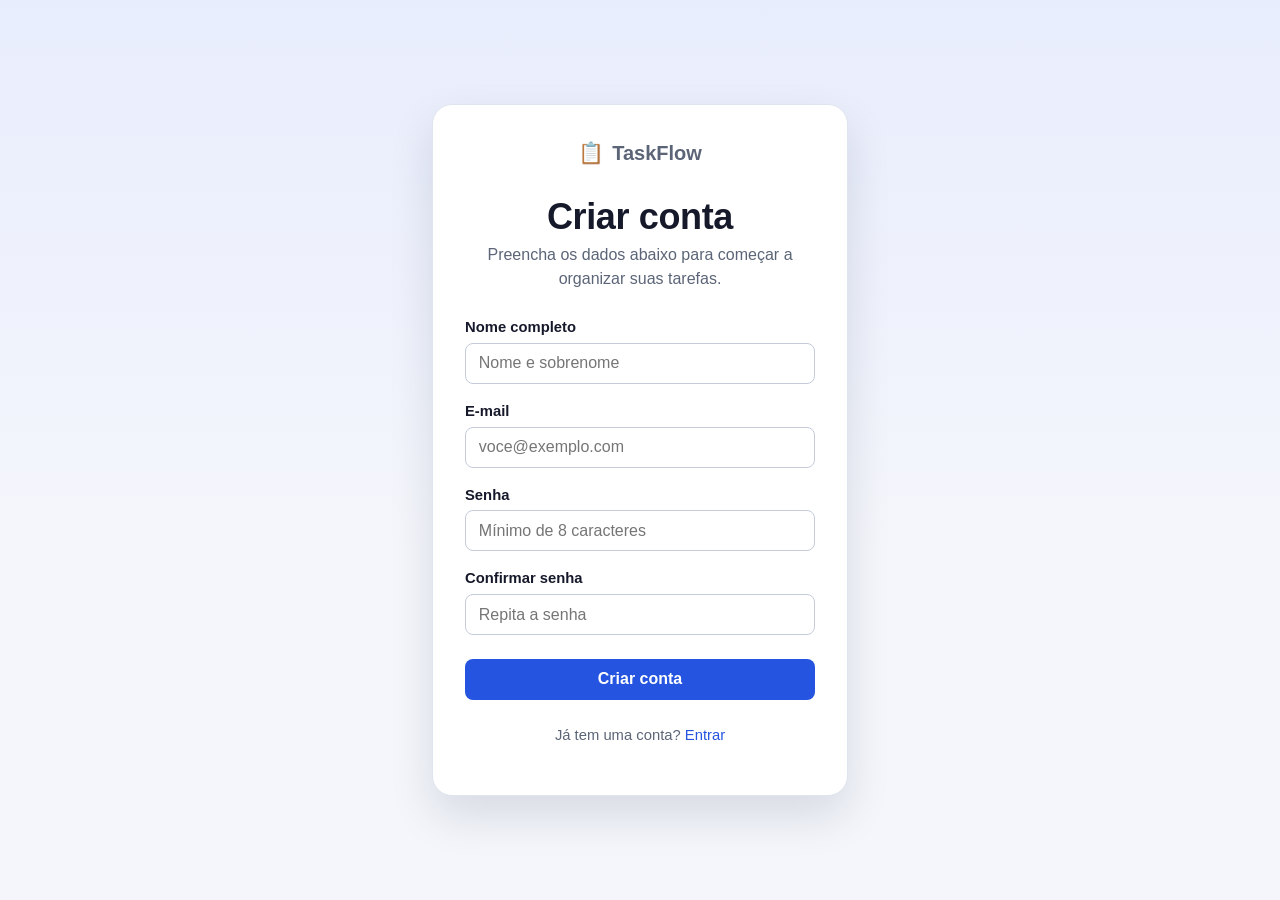
<file: index.html>
<!DOCTYPE html>
<html lang="pt-BR">
<head>
  <meta charset="UTF-8" />
  <meta name="viewport" content="width=device-width, initial-scale=1.0" />
  <title>Criar conta — TaskFlow</title>
  <meta name="description" content="Crie sua conta no TaskFlow, o sistema gerenciador de tarefas." />
  <link rel="stylesheet" href="Estilos/stylesBase.css" />
</head>
<body class="auth-page">
  <a class="skip-link" href="#conteudo-principal">Pular para o conteúdo</a>

  <main id="conteudo-principal" tabindex="-1" class="auth-shell">
    <div class="auth-card">
      <p class="auth-brand" aria-hidden="true"><span class="logo-mark">📋</span> TaskFlow</p>

      <h1>Criar conta</h1>
      <p class="auth-subtitle">Preencha os dados abaixo para começar a organizar suas tarefas.</p>

      <form id="formCadastro" class="form" novalidate>
        <div class="field">
          <label for="nome">Nome completo</label>
          <input id="nome" name="nome" type="text" autocomplete="name" required aria-required="true" minlength="5" pattern="\S+(\s+\S+)+" placeholder="Nome e sobrenome" />
          <span class="field-error">Informe nome e sobrenome, com pelo menos 5 caracteres no total.</span>
        </div>

        <div class="field">
          <label for="email">E-mail</label>
          <input id="email" name="email" type="email" autocomplete="email" required aria-required="true" pattern="[^\s@]+@[^\s@]+\.com(\.br)?" placeholder="voce@exemplo.com" />
          <span class="field-error">Informe um e-mail válido, no formato nome@dominio.com (ou .com.br).</span>
        </div>

        <div class="field">
          <label for="senha">Senha</label>
          <input id="senha" name="senha" type="password" autocomplete="new-password" required aria-required="true" minlength="8" placeholder="Mínimo de 8 caracteres" />
          <span class="field-error">A senha deve ter pelo menos 8 caracteres.</span>
        </div>

        <div class="field">
          <label for="confirmarSenha">Confirmar senha</label>
          <input id="confirmarSenha" name="confirmarSenha" type="password" autocomplete="new-password" required aria-required="true" minlength="8" placeholder="Repita a senha" />
          <span class="field-error">As senhas devem coincidir.</span>
        </div>

        <div id="cadastroStatus" class="form-status" role="status" aria-live="polite"></div>

        <div class="form-actions">
          <button type="submit" class="btn btn-primary btn-block">Criar conta</button>
        </div>
      </form>

      <p class="auth-switch">Já tem uma conta? <a href="login.html">Entrar</a></p>
    </div>
  </main>

  <script src="Scripts/app.js" defer></script>
</body>
</html>
</file>
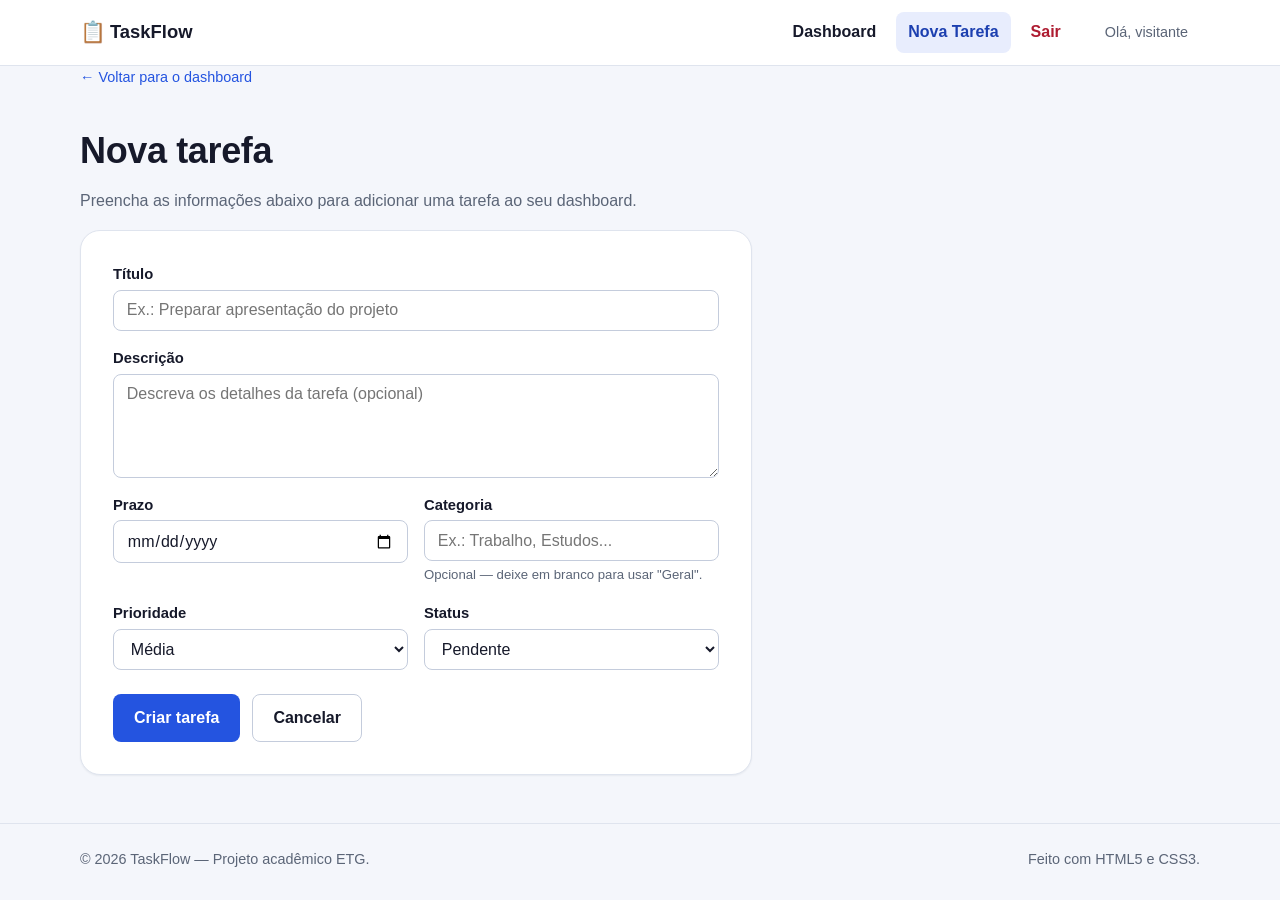
<file: criarTarefa.html>
<!DOCTYPE html>
<html lang="pt-BR">
<head>
  <meta charset="UTF-8" />
  <meta name="viewport" content="width=device-width, initial-scale=1.0" />
  <title>Nova Tarefa — TaskFlow</title>
  <meta name="description" content="Crie uma nova tarefa informando título, descrição, prazo, prioridade e status." />
  <link rel="stylesheet" href="Estilos/stylesBase.css" />
</head>
<body>
  <a class="skip-link" href="#conteudo-principal">Pular para o conteúdo</a>

  <header class="site-header">
    <div class="container header-inner">
      <a class="logo" href="dashboardTarefas.html"><span class="logo-mark" aria-hidden="true">📋</span> TaskFlow</a>

      <button type="button" class="nav-toggle" id="navToggle" aria-expanded="false" aria-controls="navMenu">
        <span class="nav-toggle-icon" aria-hidden="true"></span>
        Menu
      </button>

      <nav class="nav-menu" id="navMenu" data-open="false" aria-label="Navegação principal">
        <a href="dashboardTarefas.html" class="nav-link">Dashboard</a>
        <a href="criarTarefa.html" class="nav-link" aria-current="page">Nova Tarefa</a>
        <span class="nav-user" id="navUserName">Olá, visitante</span>
        <a href="login.html" id="logoutBtn" class="nav-link nav-link--exit">Sair</a>
      </nav>
    </div>
  </header>

  <main id="conteudo-principal" tabindex="-1">
    <div class="container">
      <p class="breadcrumb"><a href="dashboardTarefas.html">← Voltar para o dashboard</a></p>

      <div class="page-header">
        <div>
          <h1>Nova tarefa</h1>
          <p>Preencha as informações abaixo para adicionar uma tarefa ao seu dashboard.</p>
        </div>
      </div>

      <section class="form-card" aria-labelledby="tituloFormCriar">
        <h2 id="tituloFormCriar" class="visually-hidden">Formulário de nova tarefa</h2>

        <form id="formCriarTarefa" class="form" novalidate>
          <div class="field">
            <label for="titulo">Título</label>
            <input id="titulo" name="titulo" type="text" required aria-required="true" minlength="5" placeholder="Ex.: Preparar apresentação do projeto" />
            <span class="field-error">Informe um título com pelo menos 5 caracteres.</span>
          </div>

          <div class="field">
            <label for="descricao">Descrição</label>
            <textarea id="descricao" name="descricao" minlength="3" placeholder="Descreva os detalhes da tarefa (opcional)"></textarea>
            <span class="field-error">Se preenchida, a descrição deve ter pelo menos 3 caracteres.</span>
          </div>

          <div class="form-row form-row--2">
            <div class="field">
              <label for="prazo">Prazo</label>
              <input id="prazo" name="prazo" type="date" required aria-required="true" />
              <span class="field-error">Selecione uma data de prazo.</span>
            </div>

            <div class="field">
              <label for="categoria">Categoria</label>
              <input id="categoria" name="categoria" type="text" list="listaCategorias" placeholder="Ex.: Trabalho, Estudos..." />
              <datalist id="listaCategorias">
                <option value="Trabalho"></option>
                <option value="Estudos"></option>
                <option value="Pessoal"></option>
                <option value="Design"></option>
                <option value="Front-end"></option>
              </datalist>
              <span class="hint">Opcional — deixe em branco para usar "Geral".</span>
            </div>
          </div>

          <div class="form-row form-row--2">
            <div class="field">
              <label for="prioridade">Prioridade</label>
              <select id="prioridade" name="prioridade" required aria-required="true">
                <option value="baixa">Baixa</option>
                <option value="media" selected>Média</option>
                <option value="alta">Alta</option>
              </select>
            </div>

            <div class="field">
              <label for="status">Status</label>
              <select id="status" name="status" required aria-required="true">
                <option value="pendente" selected>Pendente</option>
                <option value="andamento">Em andamento</option>
                <option value="concluida">Concluída</option>
              </select>
            </div>
          </div>

          <div id="criarStatus" class="form-status" role="status" aria-live="polite"></div>

          <div class="form-actions">
            <button type="submit" class="btn btn-primary">Criar tarefa</button>
            <a class="btn btn-secondary" href="dashboardTarefas.html">Cancelar</a>
          </div>
        </form>
      </section>
    </div>
  </main>

  <footer class="site-footer">
    <div class="container">
      <span>© 2026 TaskFlow — Projeto acadêmico ETG.</span>
      <span>Feito com HTML5 e CSS3.</span>
    </div>
  </footer>

  <script src="Scripts/app.js" defer></script>
</body>
</html>
</file>
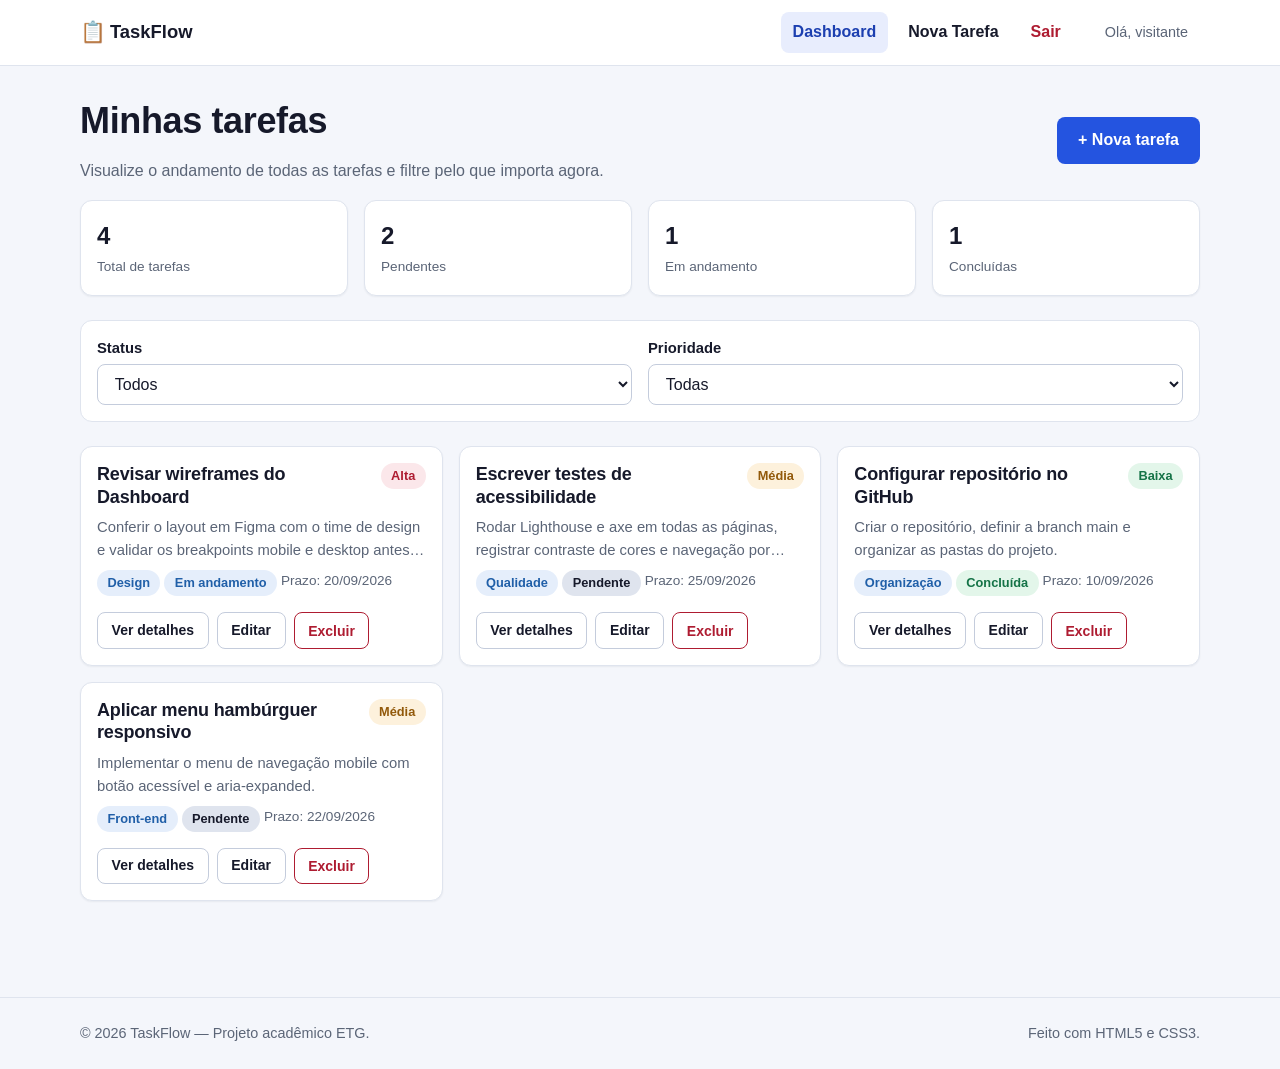
<file: dashboardTarefas.html>
<!DOCTYPE html>
<html lang="pt-BR">
<head>
  <meta charset="UTF-8" />
  <meta name="viewport" content="width=device-width, initial-scale=1.0" />
  <title>Dashboard de Tarefas — TaskFlow</title>
  <meta name="description" content="Acompanhe, filtre e gerencie todas as suas tarefas em um só lugar." />
  <link rel="stylesheet" href="Estilos/stylesBase.css" />
</head>
<body>
  <a class="skip-link" href="#conteudo-principal">Pular para o conteúdo</a>

  <header class="site-header">
    <div class="container header-inner">
      <a class="logo" href="dashboardTarefas.html"><span class="logo-mark" aria-hidden="true">📋</span> TaskFlow</a>

      <button type="button" class="nav-toggle" id="navToggle" aria-expanded="false" aria-controls="navMenu">
        <span class="nav-toggle-icon" aria-hidden="true"></span>
        Menu
      </button>

      <nav class="nav-menu" id="navMenu" data-open="false" aria-label="Navegação principal">
        <a href="dashboardTarefas.html" class="nav-link" aria-current="page">Dashboard</a>
        <a href="criarTarefa.html" class="nav-link">Nova Tarefa</a>
        <span class="nav-user" id="navUserName">Olá, visitante</span>
        <a href="login.html" id="logoutBtn" class="nav-link nav-link--exit">Sair</a>
      </nav>
    </div>
  </header>

  <main id="conteudo-principal" tabindex="-1">
    <div class="container">
      <div class="page-header">
        <div>
          <h1>Minhas tarefas</h1>
          <p>Visualize o andamento de todas as tarefas e filtre pelo que importa agora.</p>
        </div>
        <a class="btn btn-primary" href="criarTarefa.html">+ Nova tarefa</a>
      </div>

      <section class="summary-strip" aria-label="Resumo das tarefas">
        <div class="summary-card">
          <strong id="resumoTotal">4</strong>
          <span>Total de tarefas</span>
        </div>
        <div class="summary-card">
          <strong id="resumoPendente">2</strong>
          <span>Pendentes</span>
        </div>
        <div class="summary-card">
          <strong id="resumoAndamento">1</strong>
          <span>Em andamento</span>
        </div>
        <div class="summary-card">
          <strong id="resumoConcluida">1</strong>
          <span>Concluídas</span>
        </div>
      </section>

      <form class="toolbar" aria-label="Filtros de tarefas">
        <div class="field">
          <label for="filtroStatus">Status</label>
          <select id="filtroStatus" name="filtroStatus">
            <option value="">Todos</option>
            <option value="pendente">Pendente</option>
            <option value="andamento">Em andamento</option>
            <option value="concluida">Concluída</option>
          </select>
        </div>
        <div class="field">
          <label for="filtroPrioridade">Prioridade</label>
          <select id="filtroPrioridade" name="filtroPrioridade">
            <option value="">Todas</option>
            <option value="baixa">Baixa</option>
            <option value="media">Média</option>
            <option value="alta">Alta</option>
          </select>
        </div>
      </form>

      <h2 class="visually-hidden">Lista de tarefas</h2>
      <ul class="task-grid" id="listaTarefas" aria-label="Lista de tarefas">
        <li class="task-card">
          <div class="task-card-top">
            <h3><a href="detalhesTarefas.html?id=t1">Revisar wireframes do Dashboard</a></h3>
            <span class="badge badge-prioridade-alta">Alta</span>
          </div>
          <p>Conferir o layout em Figma com o time de design e validar os breakpoints mobile e desktop.</p>
          <div class="task-meta">
            <span class="badge badge-categoria">Design</span>
            <span class="badge badge-status-andamento">Em andamento</span>
            <span>Prazo: 20/09/2026</span>
          </div>
          <div class="task-card-actions">
            <a class="btn btn-secondary btn-sm" href="detalhesTarefas.html?id=t1">Ver detalhes</a>
            <a class="btn btn-secondary btn-sm" href="editarTarefa.html?id=t1">Editar</a>
            <button type="button" class="btn btn-danger btn-sm" data-excluir="t1">Excluir</button>
          </div>
        </li>
      </ul>

      <p class="empty-state" id="estadoVazio" hidden>Nenhuma tarefa encontrada para os filtros selecionados.</p>
    </div>
  </main>

  <footer class="site-footer">
    <div class="container">
      <span>© 2026 TaskFlow — Projeto acadêmico ETG.</span>
      <span>Feito com HTML5 e CSS3.</span>
    </div>
  </footer>

  <script src="Scripts/app.js" defer></script>
</body>
</html>
</file>
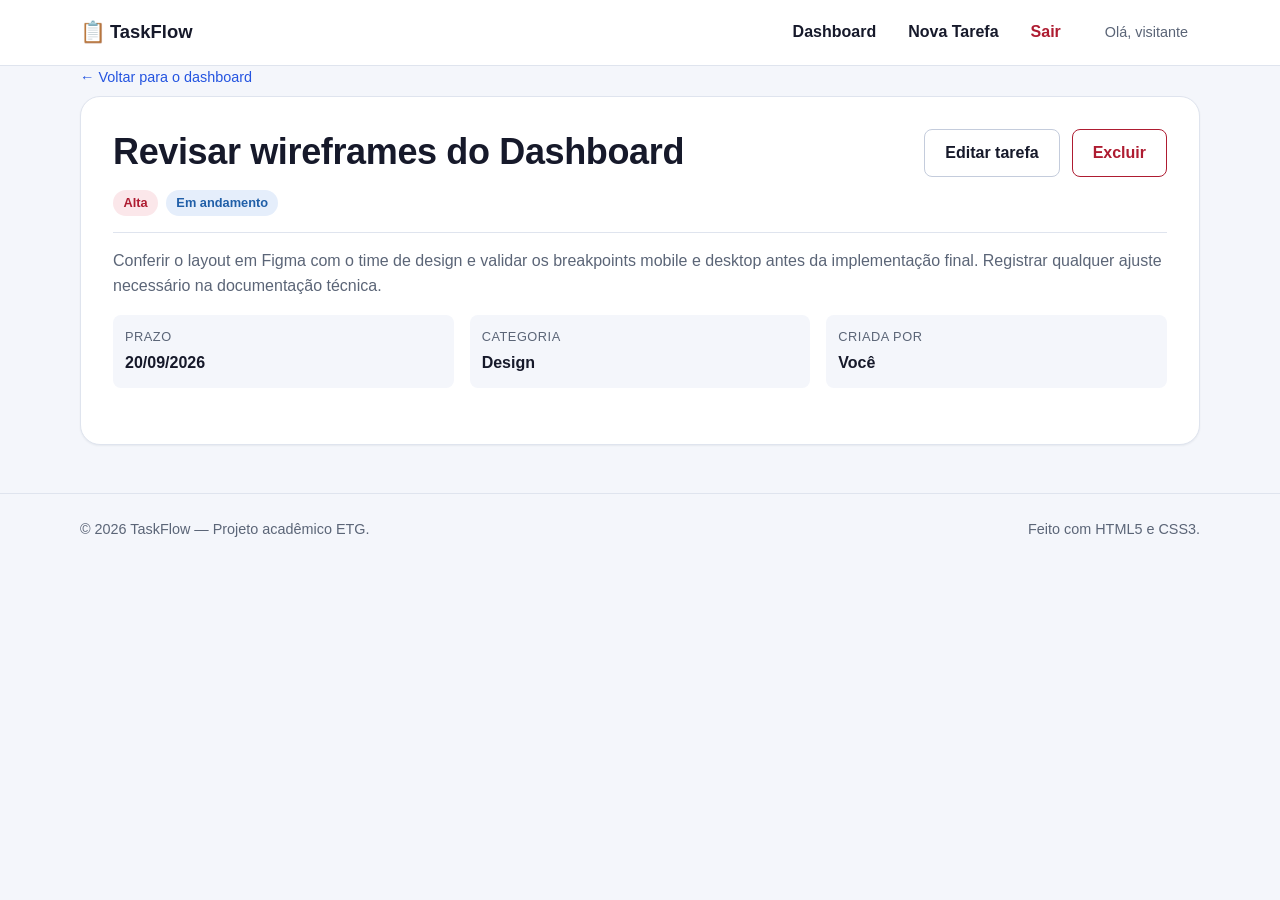
<file: detalhesTarefas.html>
<!DOCTYPE html>
<html lang="pt-BR">
<head>
  <meta charset="UTF-8" />
  <meta name="viewport" content="width=device-width, initial-scale=1.0" />
  <title>Detalhes da Tarefa — TaskFlow</title>
  <meta name="description" content="Veja todos os detalhes de uma tarefa: prazo, prioridade, status e categoria." />
  <link rel="stylesheet" href="Estilos/stylesBase.css" />
</head>
<body>
  <a class="skip-link" href="#conteudo-principal">Pular para o conteúdo</a>

  <header class="site-header">
    <div class="container header-inner">
      <a class="logo" href="dashboardTarefas.html"><span class="logo-mark" aria-hidden="true">📋</span> TaskFlow</a>

      <button type="button" class="nav-toggle" id="navToggle" aria-expanded="false" aria-controls="navMenu">
        <span class="nav-toggle-icon" aria-hidden="true"></span>
        Menu
      </button>

      <nav class="nav-menu" id="navMenu" data-open="false" aria-label="Navegação principal">
        <a href="dashboardTarefas.html" class="nav-link">Dashboard</a>
        <a href="criarTarefa.html" class="nav-link">Nova Tarefa</a>
        <span class="nav-user" id="navUserName">Olá, visitante</span>
        <a href="login.html" id="logoutBtn" class="nav-link nav-link--exit">Sair</a>
      </nav>
    </div>
  </header>

  <main id="conteudo-principal" tabindex="-1">
    <div class="container">
      <p class="breadcrumb"><a href="dashboardTarefas.html">← Voltar para o dashboard</a></p>

      <article class="detail-card" id="detalheTarefa" aria-labelledby="detalheTitulo">
        <div class="detail-card-header">
          <div>
            <h1 id="detalheTitulo">Revisar wireframes do Dashboard</h1>
            <div class="detail-badges">
              <span id="detalhePrioridade" class="badge badge-prioridade-alta">Alta</span>
              <span id="detalheStatus" class="badge badge-status-andamento">Em andamento</span>
            </div>
          </div>
          <div class="detail-actions">
            <a id="linkEditar" class="btn btn-secondary" href="editarTarefa.html?id=t1">Editar tarefa</a>
            <button type="button" id="btnExcluirDetalhe" class="btn btn-danger">Excluir</button>
          </div>
        </div>

        <h2 class="visually-hidden">Descrição</h2>
        <p id="detalheDescricao">
          Conferir o layout em Figma com o time de design e validar os breakpoints mobile e desktop
          antes da implementação final. Registrar qualquer ajuste necessário na documentação técnica.
        </p>

        <dl class="detail-grid">
          <div class="detail-item">
            <dt>Prazo</dt>
            <dd id="detalhePrazo">20/09/2026</dd>
          </div>
          <div class="detail-item">
            <dt>Categoria</dt>
            <dd id="detalheCategoria">Design</dd>
          </div>
          <div class="detail-item">
            <dt>Criada por</dt>
            <dd>Você</dd>
          </div>
        </dl>
      </article>
    </div>
  </main>

  <footer class="site-footer">
    <div class="container">
      <span>© 2026 TaskFlow — Projeto acadêmico ETG.</span>
      <span>Feito com HTML5 e CSS3.</span>
    </div>
  </footer>

  <script src="Scripts/app.js" defer></script>
</body>
</html>
</file>
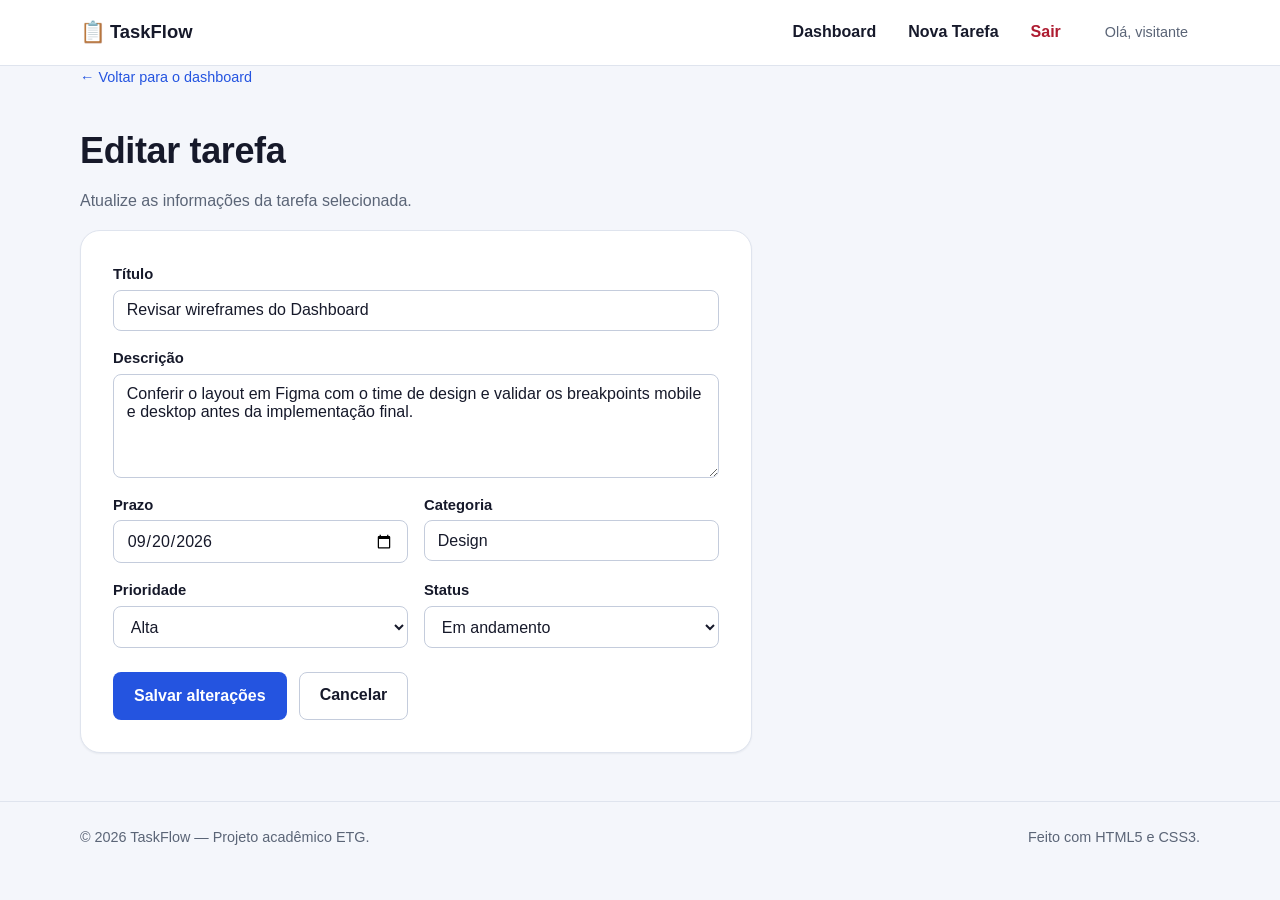
<file: editarTarefa.html>
<!DOCTYPE html>
<html lang="pt-BR">
<head>
  <meta charset="UTF-8" />
  <meta name="viewport" content="width=device-width, initial-scale=1.0" />
  <title>Editar Tarefa — TaskFlow</title>
  <meta name="description" content="Edite o título, descrição, prazo, prioridade, status e categoria de uma tarefa existente." />
  <link rel="stylesheet" href="Estilos/stylesBase.css" />
</head>
<body>
  <a class="skip-link" href="#conteudo-principal">Pular para o conteúdo</a>

  <header class="site-header">
    <div class="container header-inner">
      <a class="logo" href="dashboardTarefas.html"><span class="logo-mark" aria-hidden="true">📋</span> TaskFlow</a>

      <button type="button" class="nav-toggle" id="navToggle" aria-expanded="false" aria-controls="navMenu">
        <span class="nav-toggle-icon" aria-hidden="true"></span>
        Menu
      </button>

      <nav class="nav-menu" id="navMenu" data-open="false" aria-label="Navegação principal">
        <a href="dashboardTarefas.html" class="nav-link">Dashboard</a>
        <a href="criarTarefa.html" class="nav-link">Nova Tarefa</a>
        <span class="nav-user" id="navUserName">Olá, visitante</span>
        <a href="login.html" id="logoutBtn" class="nav-link nav-link--exit">Sair</a>
      </nav>
    </div>
  </header>

  <main id="conteudo-principal" tabindex="-1">
    <div class="container">
      <p class="breadcrumb"><a href="dashboardTarefas.html">← Voltar para o dashboard</a></p>

      <div class="page-header">
        <div>
          <h1>Editar tarefa</h1>
          <p>Atualize as informações da tarefa selecionada.</p>
        </div>
      </div>

      <section class="form-card" aria-labelledby="tituloFormEditar">
        <h2 id="tituloFormEditar" class="visually-hidden">Formulário de edição de tarefa</h2>

        <form id="formEditarTarefa" class="form" novalidate>
          <div class="field">
            <label for="titulo">Título</label>
            <input id="titulo" name="titulo" type="text" required aria-required="true" minlength="5" value="Revisar wireframes do Dashboard" />
            <span class="field-error">Informe um título com pelo menos 5 caracteres.</span>
          </div>

          <div class="field">
            <label for="descricao">Descrição</label>
            <textarea id="descricao" name="descricao" minlength="3">Conferir o layout em Figma com o time de design e validar os breakpoints mobile e desktop antes da implementação final.</textarea>
            <span class="field-error">Se preenchida, a descrição deve ter pelo menos 3 caracteres.</span>
          </div>

          <div class="form-row form-row--2">
            <div class="field">
              <label for="prazo">Prazo</label>
              <input id="prazo" name="prazo" type="date" required aria-required="true" value="2026-09-20" />
              <span class="field-error">Selecione uma data de prazo.</span>
            </div>

            <div class="field">
              <label for="categoria">Categoria</label>
              <input id="categoria" name="categoria" type="text" list="listaCategorias" value="Design" />
              <datalist id="listaCategorias">
                <option value="Trabalho"></option>
                <option value="Estudos"></option>
                <option value="Pessoal"></option>
                <option value="Design"></option>
                <option value="Front-end"></option>
              </datalist>
            </div>
          </div>

          <div class="form-row form-row--2">
            <div class="field">
              <label for="prioridade">Prioridade</label>
              <select id="prioridade" name="prioridade" required aria-required="true">
                <option value="baixa">Baixa</option>
                <option value="media">Média</option>
                <option value="alta" selected>Alta</option>
              </select>
            </div>

            <div class="field">
              <label for="status">Status</label>
              <select id="status" name="status" required aria-required="true">
                <option value="pendente">Pendente</option>
                <option value="andamento" selected>Em andamento</option>
                <option value="concluida">Concluída</option>
              </select>
            </div>
          </div>

          <div id="editarStatus" class="form-status" role="status" aria-live="polite"></div>

          <div class="form-actions">
            <button type="submit" class="btn btn-primary">Salvar alterações</button>
            <a class="btn btn-secondary" href="dashboardTarefas.html">Cancelar</a>
          </div>
        </form>
      </section>
    </div>
  </main>

  <footer class="site-footer">
    <div class="container">
      <span>© 2026 TaskFlow — Projeto acadêmico ETG.</span>
      <span>Feito com HTML5 e CSS3.</span>
    </div>
  </footer>

  <script src="Scripts/app.js" defer></script>
</body>
</html>
</file>
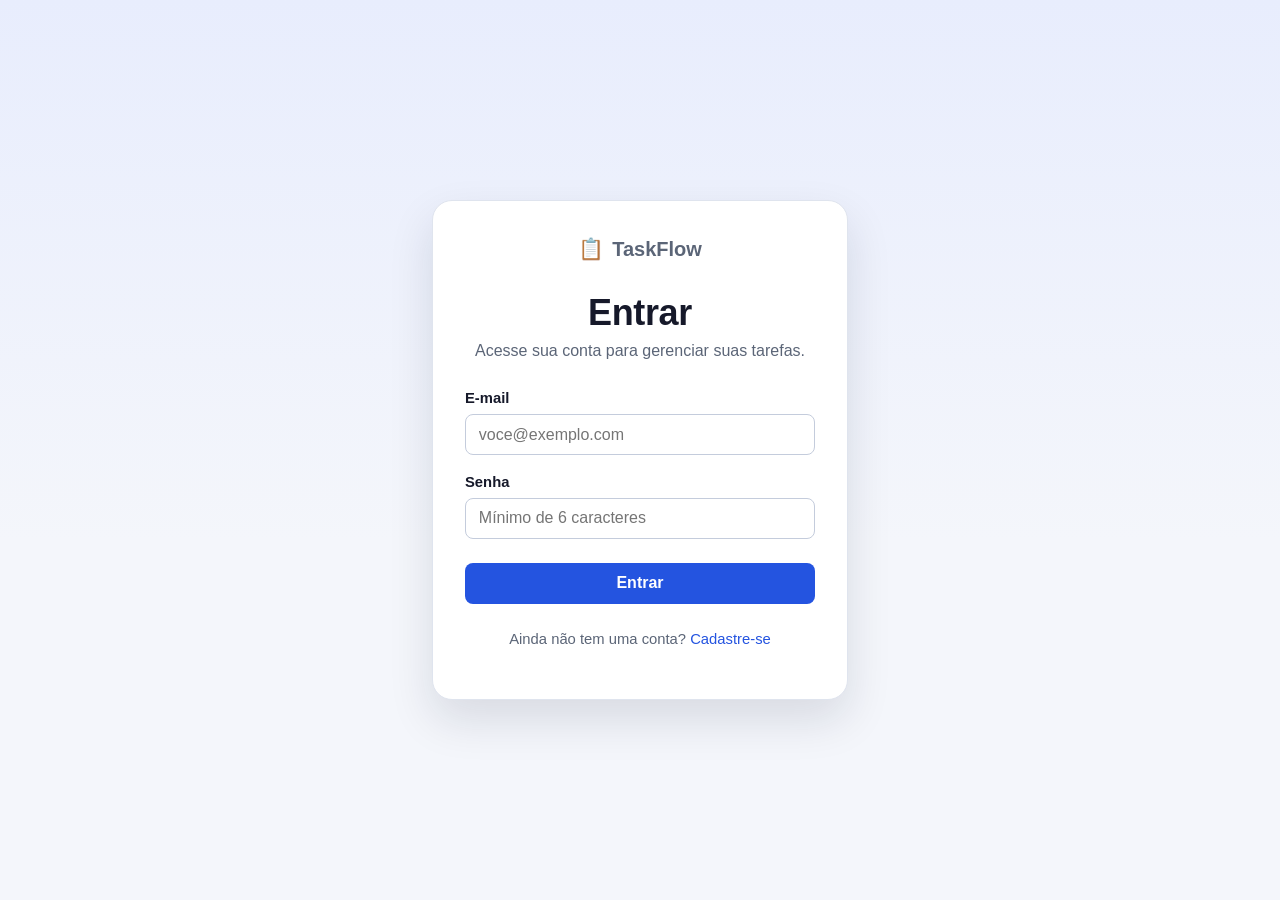
<file: login.html>
<!DOCTYPE html>
<html lang="pt-BR">
<head>
  <meta charset="UTF-8" />
  <meta name="viewport" content="width=device-width, initial-scale=1.0" />
  <title>Entrar — TaskFlow</title>
  <meta name="description" content="Acesse sua conta no TaskFlow, o sistema gerenciador de tarefas." />
  <link rel="stylesheet" href="Estilos/stylesBase.css" />
</head>
<body class="auth-page">
  <a class="skip-link" href="#conteudo-principal">Pular para o conteúdo</a>

  <main id="conteudo-principal" tabindex="-1" class="auth-shell">
    <div class="auth-card">
      <p class="auth-brand" aria-hidden="true"><span class="logo-mark">📋</span> TaskFlow</p>

      <h1>Entrar</h1>
      <p class="auth-subtitle">Acesse sua conta para gerenciar suas tarefas.</p>

      <form id="formLogin" class="form" novalidate>
        <div class="field">
          <label for="email">E-mail</label>
          <input id="email" name="email" type="email" autocomplete="email" required aria-required="true" placeholder="voce@exemplo.com" />
          <span class="field-error">Informe um e-mail válido.</span>
        </div>

        <div class="field">
          <label for="senha">Senha</label>
          <input id="senha" name="senha" type="password" autocomplete="current-password" required aria-required="true" minlength="6" placeholder="Mínimo de 6 caracteres" />
          <span class="field-error">A senha deve ter pelo menos 6 caracteres.</span>
        </div>

        <div id="loginStatus" class="form-status" role="status" aria-live="polite"></div>

        <div class="form-actions">
          <button type="submit" class="btn btn-primary btn-block">Entrar</button>
        </div>
      </form>

      <p class="auth-switch">Ainda não tem uma conta? <a href="index.html">Cadastre-se</a></p>
    </div>
  </main>

  <script src="Scripts/app.js" defer></script>
</body>
</html>
</file>
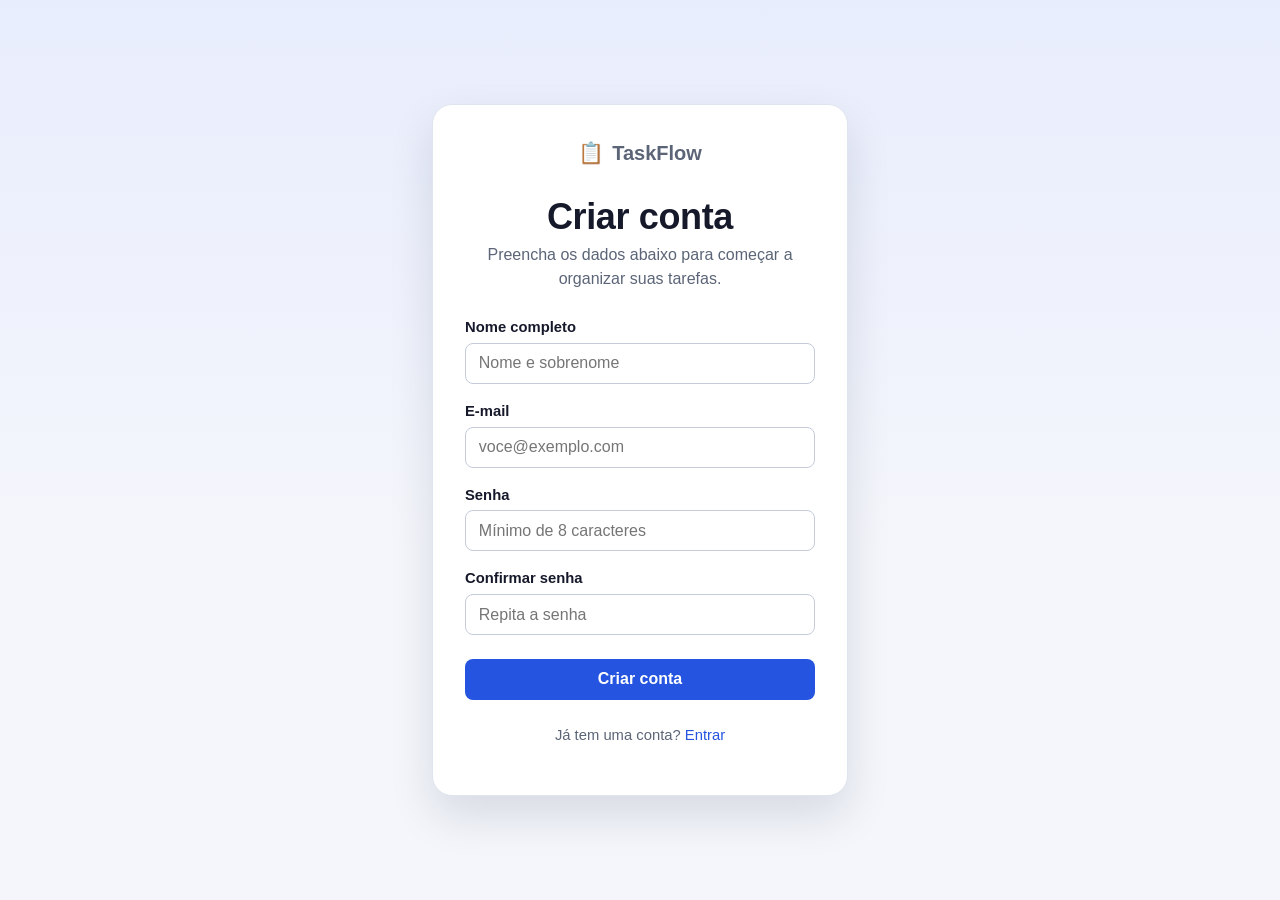
<file: Páginas/cadastro.html>
<!DOCTYPE html>
<html lang="pt-BR">
<head>
  <meta charset="UTF-8" />
  <meta name="viewport" content="width=device-width, initial-scale=1.0" />
  <title>Criar conta — TaskFlow</title>
  <meta name="description" content="Crie sua conta no TaskFlow, o sistema gerenciador de tarefas." />
  <link rel="stylesheet" href="../Estilos/stylesBase.css" />
</head>
<body class="auth-page">
  <a class="skip-link" href="#conteudo-principal">Pular para o conteúdo</a>

  <main id="conteudo-principal" tabindex="-1" class="auth-shell">
    <div class="auth-card">
      <p class="auth-brand" aria-hidden="true"><span class="logo-mark">📋</span> TaskFlow</p>

      <h1>Criar conta</h1>
      <p class="auth-subtitle">Preencha os dados abaixo para começar a organizar suas tarefas.</p>

      <form id="formCadastro" class="form" novalidate>
        <div class="field">
          <label for="nome">Nome completo</label>
          <input id="nome" name="nome" type="text" autocomplete="name" required aria-required="true" minlength="5" pattern="\S+(\s+\S+)+" placeholder="Nome e sobrenome" />
          <span class="field-error">Informe nome e sobrenome, com pelo menos 5 caracteres no total.</span>
        </div>

        <div class="field">
          <label for="email">E-mail</label>
          <input id="email" name="email" type="email" autocomplete="email" required aria-required="true" pattern="[^\s@]+@[^\s@]+\.com(\.br)?" placeholder="voce@exemplo.com" />
          <span class="field-error">Informe um e-mail válido, no formato nome@dominio.com (ou .com.br).</span>
        </div>

        <div class="field">
          <label for="senha">Senha</label>
          <input id="senha" name="senha" type="password" autocomplete="new-password" required aria-required="true" minlength="8" placeholder="Mínimo de 8 caracteres" />
          <span class="field-error">A senha deve ter pelo menos 8 caracteres.</span>
        </div>

        <div class="field">
          <label for="confirmarSenha">Confirmar senha</label>
          <input id="confirmarSenha" name="confirmarSenha" type="password" autocomplete="new-password" required aria-required="true" minlength="8" placeholder="Repita a senha" />
          <span class="field-error">As senhas devem coincidir.</span>
        </div>

        <div id="cadastroStatus" class="form-status" role="status" aria-live="polite"></div>

        <div class="form-actions">
          <button type="submit" class="btn btn-primary btn-block">Criar conta</button>
        </div>
      </form>

      <p class="auth-switch">Já tem uma conta? <a href="login.html">Entrar</a></p>
    </div>
  </main>

  <script src="../Scripts/app.js" defer></script>
</body>
</html>
</file>
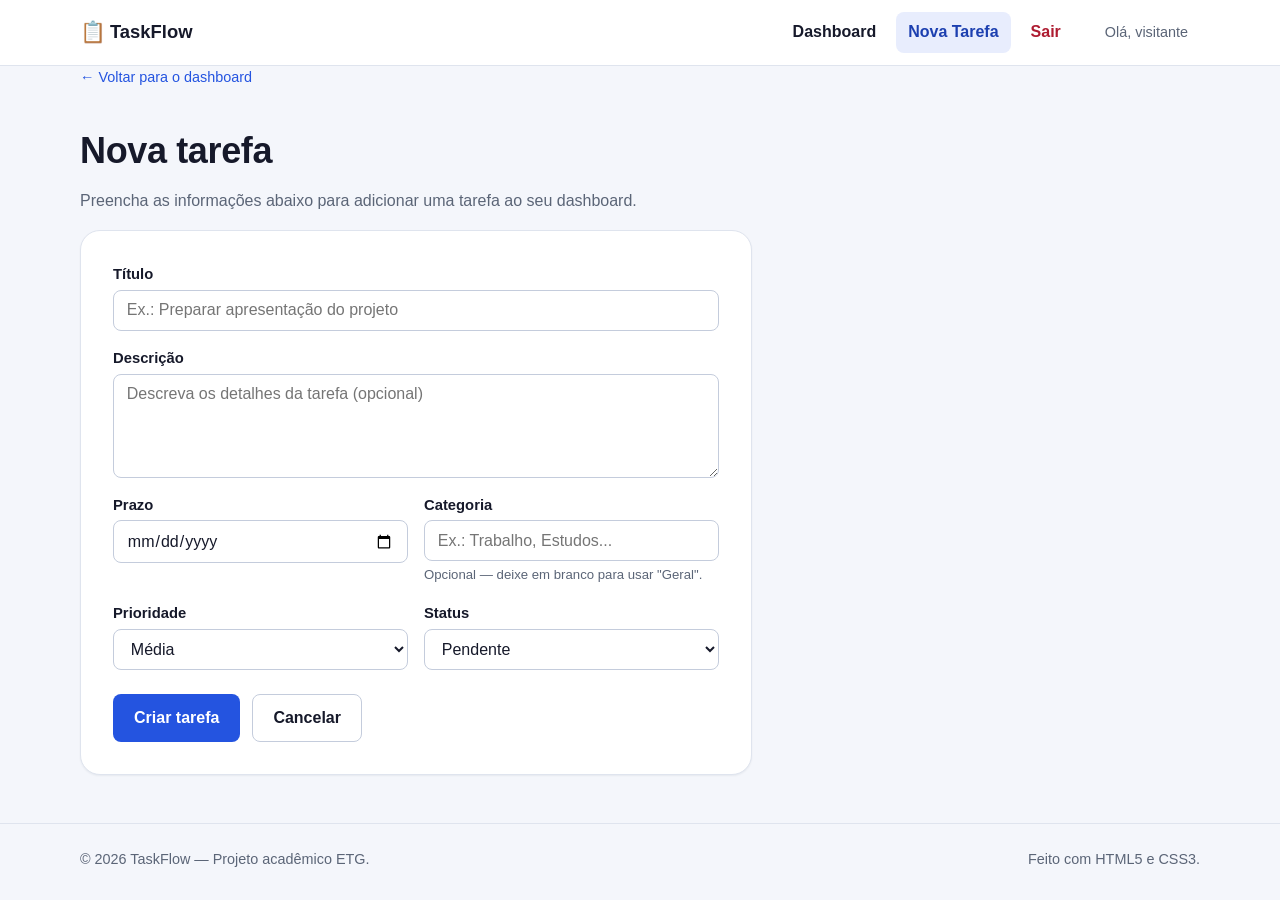
<file: Páginas/criarTarefa.html>
<!DOCTYPE html>
<html lang="pt-BR">
<head>
  <meta charset="UTF-8" />
  <meta name="viewport" content="width=device-width, initial-scale=1.0" />
  <title>Nova Tarefa — TaskFlow</title>
  <meta name="description" content="Crie uma nova tarefa informando título, descrição, prazo, prioridade e status." />
  <link rel="stylesheet" href="../Estilos/stylesBase.css" />
</head>
<body>
  <a class="skip-link" href="#conteudo-principal">Pular para o conteúdo</a>

  <header class="site-header">
    <div class="container header-inner">
      <a class="logo" href="dashboardTarefas.html"><span class="logo-mark" aria-hidden="true">📋</span> TaskFlow</a>

      <button type="button" class="nav-toggle" id="navToggle" aria-expanded="false" aria-controls="navMenu">
        <span class="nav-toggle-icon" aria-hidden="true"></span>
        Menu
      </button>

      <nav class="nav-menu" id="navMenu" data-open="false" aria-label="Navegação principal">
        <a href="dashboardTarefas.html" class="nav-link">Dashboard</a>
        <a href="criarTarefa.html" class="nav-link" aria-current="page">Nova Tarefa</a>
        <span class="nav-user" id="navUserName">Olá, visitante</span>
        <a href="login.html" id="logoutBtn" class="nav-link nav-link--exit">Sair</a>
      </nav>
    </div>
  </header>

  <main id="conteudo-principal" tabindex="-1">
    <div class="container">
      <p class="breadcrumb"><a href="dashboardTarefas.html">← Voltar para o dashboard</a></p>

      <div class="page-header">
        <div>
          <h1>Nova tarefa</h1>
          <p>Preencha as informações abaixo para adicionar uma tarefa ao seu dashboard.</p>
        </div>
      </div>

      <section class="form-card" aria-labelledby="tituloFormCriar">
        <h2 id="tituloFormCriar" class="visually-hidden">Formulário de nova tarefa</h2>

        <form id="formCriarTarefa" class="form" novalidate>
          <div class="field">
            <label for="titulo">Título</label>
            <input id="titulo" name="titulo" type="text" required aria-required="true" minlength="5" placeholder="Ex.: Preparar apresentação do projeto" />
            <span class="field-error">Informe um título com pelo menos 5 caracteres.</span>
          </div>

          <div class="field">
            <label for="descricao">Descrição</label>
            <textarea id="descricao" name="descricao" minlength="3" placeholder="Descreva os detalhes da tarefa (opcional)"></textarea>
            <span class="field-error">Se preenchida, a descrição deve ter pelo menos 3 caracteres.</span>
          </div>

          <div class="form-row form-row--2">
            <div class="field">
              <label for="prazo">Prazo</label>
              <input id="prazo" name="prazo" type="date" required aria-required="true" />
              <span class="field-error">Selecione uma data de prazo.</span>
            </div>

            <div class="field">
              <label for="categoria">Categoria</label>
              <input id="categoria" name="categoria" type="text" list="listaCategorias" placeholder="Ex.: Trabalho, Estudos..." />
              <datalist id="listaCategorias">
                <option value="Trabalho"></option>
                <option value="Estudos"></option>
                <option value="Pessoal"></option>
                <option value="Design"></option>
                <option value="Front-end"></option>
              </datalist>
              <span class="hint">Opcional — deixe em branco para usar "Geral".</span>
            </div>
          </div>

          <div class="form-row form-row--2">
            <div class="field">
              <label for="prioridade">Prioridade</label>
              <select id="prioridade" name="prioridade" required aria-required="true">
                <option value="baixa">Baixa</option>
                <option value="media" selected>Média</option>
                <option value="alta">Alta</option>
              </select>
            </div>

            <div class="field">
              <label for="status">Status</label>
              <select id="status" name="status" required aria-required="true">
                <option value="pendente" selected>Pendente</option>
                <option value="andamento">Em andamento</option>
                <option value="concluida">Concluída</option>
              </select>
            </div>
          </div>

          <div id="criarStatus" class="form-status" role="status" aria-live="polite"></div>

          <div class="form-actions">
            <button type="submit" class="btn btn-primary">Criar tarefa</button>
            <a class="btn btn-secondary" href="dashboardTarefas.html">Cancelar</a>
          </div>
        </form>
      </section>
    </div>
  </main>

  <footer class="site-footer">
    <div class="container">
      <span>© 2026 TaskFlow — Projeto acadêmico ETG.</span>
      <span>Feito com HTML5 e CSS3.</span>
    </div>
  </footer>

  <script src="../Scripts/app.js" defer></script>
</body>
</html>
</file>
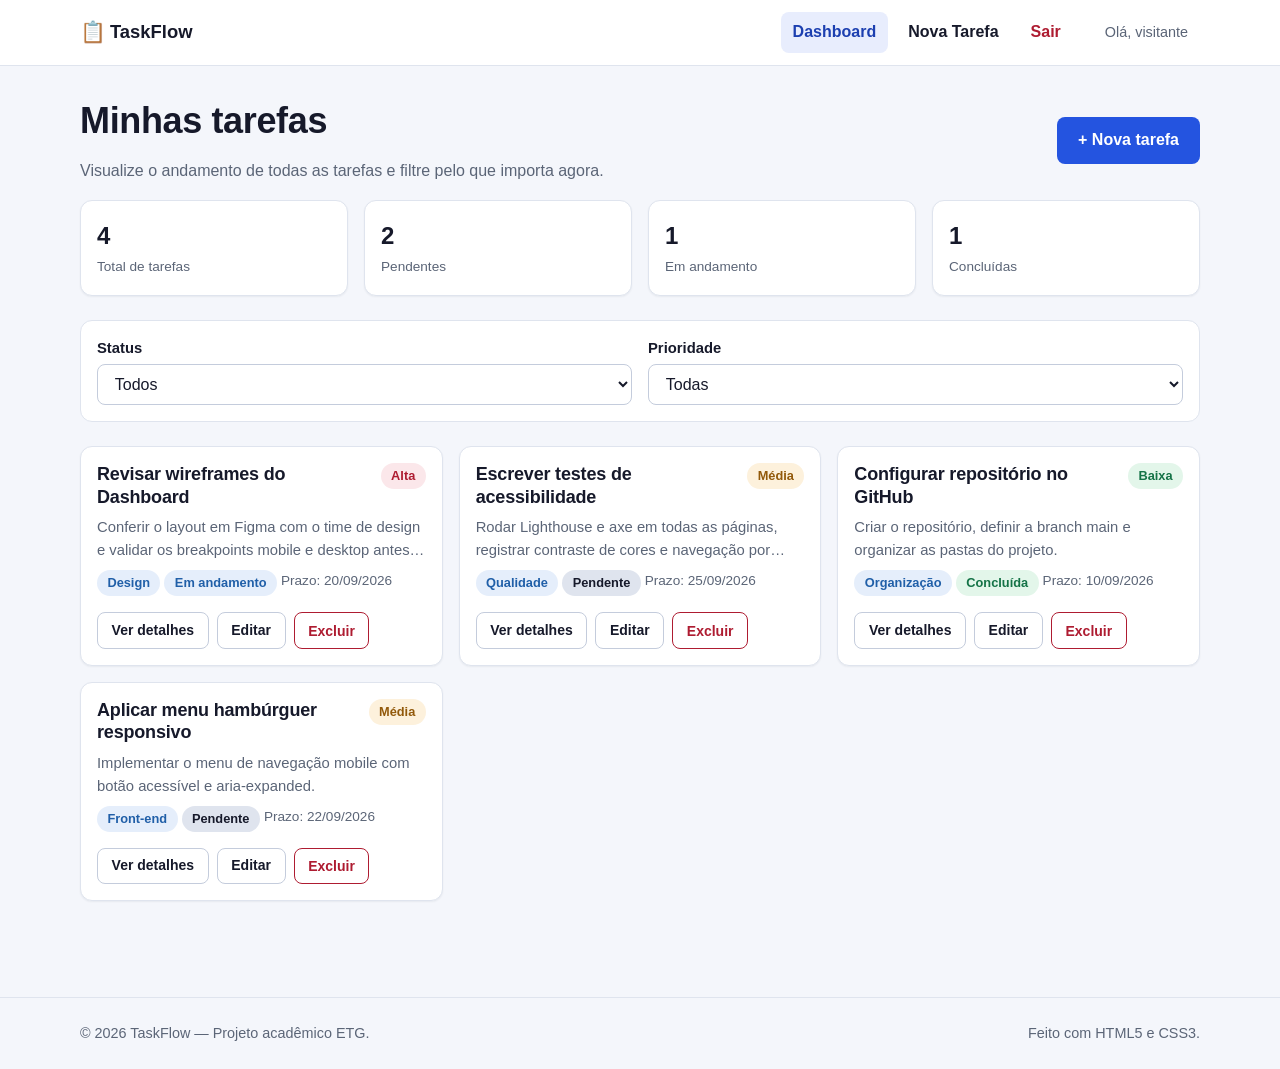
<file: Páginas/dashboardTarefas.html>
<!DOCTYPE html>
<html lang="pt-BR">
<head>
  <meta charset="UTF-8" />
  <meta name="viewport" content="width=device-width, initial-scale=1.0" />
  <title>Dashboard de Tarefas — TaskFlow</title>
  <meta name="description" content="Acompanhe, filtre e gerencie todas as suas tarefas em um só lugar." />
  <link rel="stylesheet" href="../Estilos/stylesBase.css" />
</head>
<body>
  <a class="skip-link" href="#conteudo-principal">Pular para o conteúdo</a>

  <header class="site-header">
    <div class="container header-inner">
      <a class="logo" href="dashboardTarefas.html"><span class="logo-mark" aria-hidden="true">📋</span> TaskFlow</a>

      <button type="button" class="nav-toggle" id="navToggle" aria-expanded="false" aria-controls="navMenu">
        <span class="nav-toggle-icon" aria-hidden="true"></span>
        Menu
      </button>

      <nav class="nav-menu" id="navMenu" data-open="false" aria-label="Navegação principal">
        <a href="dashboardTarefas.html" class="nav-link" aria-current="page">Dashboard</a>
        <a href="criarTarefa.html" class="nav-link">Nova Tarefa</a>
        <span class="nav-user" id="navUserName">Olá, visitante</span>
        <a href="login.html" id="logoutBtn" class="nav-link nav-link--exit">Sair</a>
      </nav>
    </div>
  </header>

  <main id="conteudo-principal" tabindex="-1">
    <div class="container">
      <div class="page-header">
        <div>
          <h1>Minhas tarefas</h1>
          <p>Visualize o andamento de todas as tarefas e filtre pelo que importa agora.</p>
        </div>
        <a class="btn btn-primary" href="criarTarefa.html">+ Nova tarefa</a>
      </div>

      <section class="summary-strip" aria-label="Resumo das tarefas">
        <div class="summary-card">
          <strong id="resumoTotal">4</strong>
          <span>Total de tarefas</span>
        </div>
        <div class="summary-card">
          <strong id="resumoPendente">2</strong>
          <span>Pendentes</span>
        </div>
        <div class="summary-card">
          <strong id="resumoAndamento">1</strong>
          <span>Em andamento</span>
        </div>
        <div class="summary-card">
          <strong id="resumoConcluida">1</strong>
          <span>Concluídas</span>
        </div>
      </section>

      <form class="toolbar" aria-label="Filtros de tarefas">
        <div class="field">
          <label for="filtroStatus">Status</label>
          <select id="filtroStatus" name="filtroStatus">
            <option value="">Todos</option>
            <option value="pendente">Pendente</option>
            <option value="andamento">Em andamento</option>
            <option value="concluida">Concluída</option>
          </select>
        </div>
        <div class="field">
          <label for="filtroPrioridade">Prioridade</label>
          <select id="filtroPrioridade" name="filtroPrioridade">
            <option value="">Todas</option>
            <option value="baixa">Baixa</option>
            <option value="media">Média</option>
            <option value="alta">Alta</option>
          </select>
        </div>
      </form>

      <h2 class="visually-hidden">Lista de tarefas</h2>
      <ul class="task-grid" id="listaTarefas" aria-label="Lista de tarefas">
        <li class="task-card">
          <div class="task-card-top">
            <h3><a href="detalhesTarefas.html?id=t1">Revisar wireframes do Dashboard</a></h3>
            <span class="badge badge-prioridade-alta">Alta</span>
          </div>
          <p>Conferir o layout em Figma com o time de design e validar os breakpoints mobile e desktop.</p>
          <div class="task-meta">
            <span class="badge badge-categoria">Design</span>
            <span class="badge badge-status-andamento">Em andamento</span>
            <span>Prazo: 20/09/2026</span>
          </div>
          <div class="task-card-actions">
            <a class="btn btn-secondary btn-sm" href="detalhesTarefas.html?id=t1">Ver detalhes</a>
            <a class="btn btn-secondary btn-sm" href="editarTarefa.html?id=t1">Editar</a>
            <button type="button" class="btn btn-danger btn-sm" data-excluir="t1">Excluir</button>
          </div>
        </li>
      </ul>

      <p class="empty-state" id="estadoVazio" hidden>Nenhuma tarefa encontrada para os filtros selecionados.</p>
    </div>
  </main>

  <footer class="site-footer">
    <div class="container">
      <span>© 2026 TaskFlow — Projeto acadêmico ETG.</span>
      <span>Feito com HTML5 e CSS3.</span>
    </div>
  </footer>

  <script src="../Scripts/app.js" defer></script>
</body>
</html>
</file>
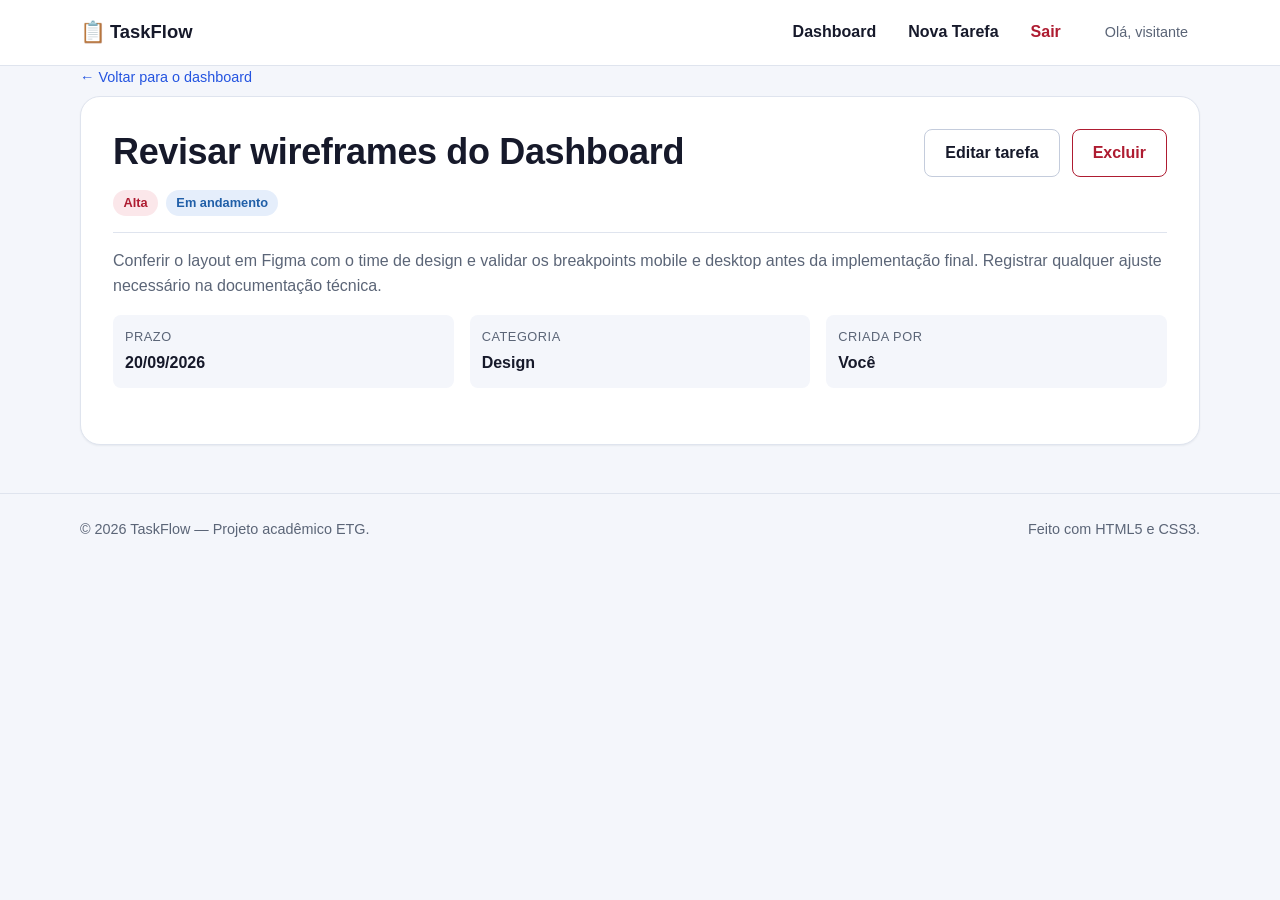
<file: Páginas/detalhesTarefas.html>
<!DOCTYPE html>
<html lang="pt-BR">
<head>
  <meta charset="UTF-8" />
  <meta name="viewport" content="width=device-width, initial-scale=1.0" />
  <title>Detalhes da Tarefa — TaskFlow</title>
  <meta name="description" content="Veja todos os detalhes de uma tarefa: prazo, prioridade, status e categoria." />
  <link rel="stylesheet" href="../Estilos/stylesBase.css" />
</head>
<body>
  <a class="skip-link" href="#conteudo-principal">Pular para o conteúdo</a>

  <header class="site-header">
    <div class="container header-inner">
      <a class="logo" href="dashboardTarefas.html"><span class="logo-mark" aria-hidden="true">📋</span> TaskFlow</a>

      <button type="button" class="nav-toggle" id="navToggle" aria-expanded="false" aria-controls="navMenu">
        <span class="nav-toggle-icon" aria-hidden="true"></span>
        Menu
      </button>

      <nav class="nav-menu" id="navMenu" data-open="false" aria-label="Navegação principal">
        <a href="dashboardTarefas.html" class="nav-link">Dashboard</a>
        <a href="criarTarefa.html" class="nav-link">Nova Tarefa</a>
        <span class="nav-user" id="navUserName">Olá, visitante</span>
        <a href="login.html" id="logoutBtn" class="nav-link nav-link--exit">Sair</a>
      </nav>
    </div>
  </header>

  <main id="conteudo-principal" tabindex="-1">
    <div class="container">
      <p class="breadcrumb"><a href="dashboardTarefas.html">← Voltar para o dashboard</a></p>

      <article class="detail-card" id="detalheTarefa" aria-labelledby="detalheTitulo">
        <div class="detail-card-header">
          <div>
            <h1 id="detalheTitulo">Revisar wireframes do Dashboard</h1>
            <div class="detail-badges">
              <span id="detalhePrioridade" class="badge badge-prioridade-alta">Alta</span>
              <span id="detalheStatus" class="badge badge-status-andamento">Em andamento</span>
            </div>
          </div>
          <div class="detail-actions">
            <a id="linkEditar" class="btn btn-secondary" href="editarTarefa.html?id=t1">Editar tarefa</a>
            <button type="button" id="btnExcluirDetalhe" class="btn btn-danger">Excluir</button>
          </div>
        </div>

        <h2 class="visually-hidden">Descrição</h2>
        <p id="detalheDescricao">
          Conferir o layout em Figma com o time de design e validar os breakpoints mobile e desktop
          antes da implementação final. Registrar qualquer ajuste necessário na documentação técnica.
        </p>

        <dl class="detail-grid">
          <div class="detail-item">
            <dt>Prazo</dt>
            <dd id="detalhePrazo">20/09/2026</dd>
          </div>
          <div class="detail-item">
            <dt>Categoria</dt>
            <dd id="detalheCategoria">Design</dd>
          </div>
          <div class="detail-item">
            <dt>Criada por</dt>
            <dd>Você</dd>
          </div>
        </dl>
      </article>
    </div>
  </main>

  <footer class="site-footer">
    <div class="container">
      <span>© 2026 TaskFlow — Projeto acadêmico ETG.</span>
      <span>Feito com HTML5 e CSS3.</span>
    </div>
  </footer>

  <script src="../Scripts/app.js" defer></script>
</body>
</html>
</file>
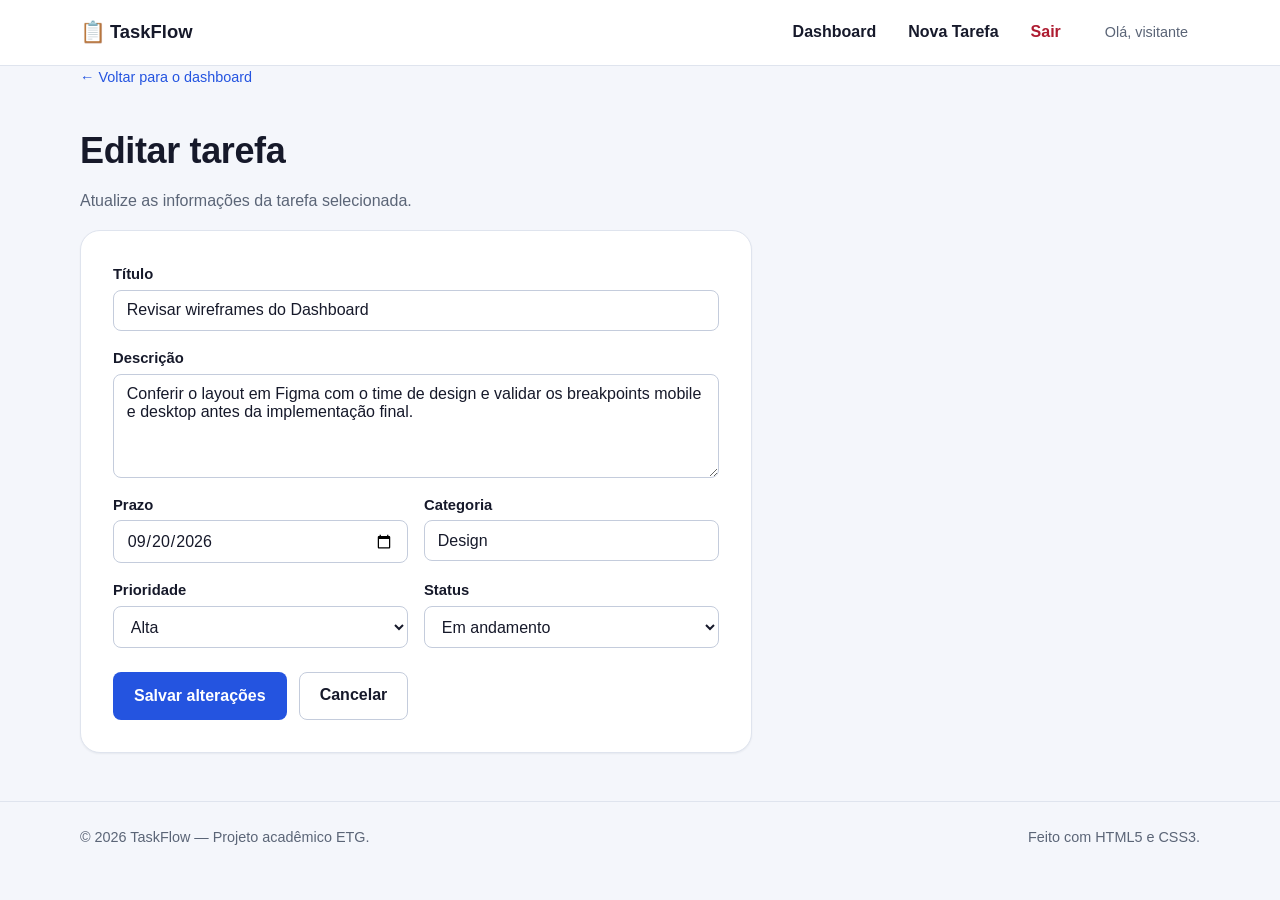
<file: Páginas/editarTarefa.html>
<!DOCTYPE html>
<html lang="pt-BR">
<head>
  <meta charset="UTF-8" />
  <meta name="viewport" content="width=device-width, initial-scale=1.0" />
  <title>Editar Tarefa — TaskFlow</title>
  <meta name="description" content="Edite o título, descrição, prazo, prioridade, status e categoria de uma tarefa existente." />
  <link rel="stylesheet" href="../Estilos/stylesBase.css" />
</head>
<body>
  <a class="skip-link" href="#conteudo-principal">Pular para o conteúdo</a>

  <header class="site-header">
    <div class="container header-inner">
      <a class="logo" href="dashboardTarefas.html"><span class="logo-mark" aria-hidden="true">📋</span> TaskFlow</a>

      <button type="button" class="nav-toggle" id="navToggle" aria-expanded="false" aria-controls="navMenu">
        <span class="nav-toggle-icon" aria-hidden="true"></span>
        Menu
      </button>

      <nav class="nav-menu" id="navMenu" data-open="false" aria-label="Navegação principal">
        <a href="dashboardTarefas.html" class="nav-link">Dashboard</a>
        <a href="criarTarefa.html" class="nav-link">Nova Tarefa</a>
        <span class="nav-user" id="navUserName">Olá, visitante</span>
        <a href="login.html" id="logoutBtn" class="nav-link nav-link--exit">Sair</a>
      </nav>
    </div>
  </header>

  <main id="conteudo-principal" tabindex="-1">
    <div class="container">
      <p class="breadcrumb"><a href="dashboardTarefas.html">← Voltar para o dashboard</a></p>

      <div class="page-header">
        <div>
          <h1>Editar tarefa</h1>
          <p>Atualize as informações da tarefa selecionada.</p>
        </div>
      </div>

      <section class="form-card" aria-labelledby="tituloFormEditar">
        <h2 id="tituloFormEditar" class="visually-hidden">Formulário de edição de tarefa</h2>

        <form id="formEditarTarefa" class="form" novalidate>
          <div class="field">
            <label for="titulo">Título</label>
            <input id="titulo" name="titulo" type="text" required aria-required="true" minlength="5" value="Revisar wireframes do Dashboard" />
            <span class="field-error">Informe um título com pelo menos 5 caracteres.</span>
          </div>

          <div class="field">
            <label for="descricao">Descrição</label>
            <textarea id="descricao" name="descricao" minlength="3">Conferir o layout em Figma com o time de design e validar os breakpoints mobile e desktop antes da implementação final.</textarea>
            <span class="field-error">Se preenchida, a descrição deve ter pelo menos 3 caracteres.</span>
          </div>

          <div class="form-row form-row--2">
            <div class="field">
              <label for="prazo">Prazo</label>
              <input id="prazo" name="prazo" type="date" required aria-required="true" value="2026-09-20" />
              <span class="field-error">Selecione uma data de prazo.</span>
            </div>

            <div class="field">
              <label for="categoria">Categoria</label>
              <input id="categoria" name="categoria" type="text" list="listaCategorias" value="Design" />
              <datalist id="listaCategorias">
                <option value="Trabalho"></option>
                <option value="Estudos"></option>
                <option value="Pessoal"></option>
                <option value="Design"></option>
                <option value="Front-end"></option>
              </datalist>
            </div>
          </div>

          <div class="form-row form-row--2">
            <div class="field">
              <label for="prioridade">Prioridade</label>
              <select id="prioridade" name="prioridade" required aria-required="true">
                <option value="baixa">Baixa</option>
                <option value="media">Média</option>
                <option value="alta" selected>Alta</option>
              </select>
            </div>

            <div class="field">
              <label for="status">Status</label>
              <select id="status" name="status" required aria-required="true">
                <option value="pendente">Pendente</option>
                <option value="andamento" selected>Em andamento</option>
                <option value="concluida">Concluída</option>
              </select>
            </div>
          </div>

          <div id="editarStatus" class="form-status" role="status" aria-live="polite"></div>

          <div class="form-actions">
            <button type="submit" class="btn btn-primary">Salvar alterações</button>
            <a class="btn btn-secondary" href="dashboardTarefas.html">Cancelar</a>
          </div>
        </form>
      </section>
    </div>
  </main>

  <footer class="site-footer">
    <div class="container">
      <span>© 2026 TaskFlow — Projeto acadêmico ETG.</span>
      <span>Feito com HTML5 e CSS3.</span>
    </div>
  </footer>

  <script src="../Scripts/app.js" defer></script>
</body>
</html>
</file>
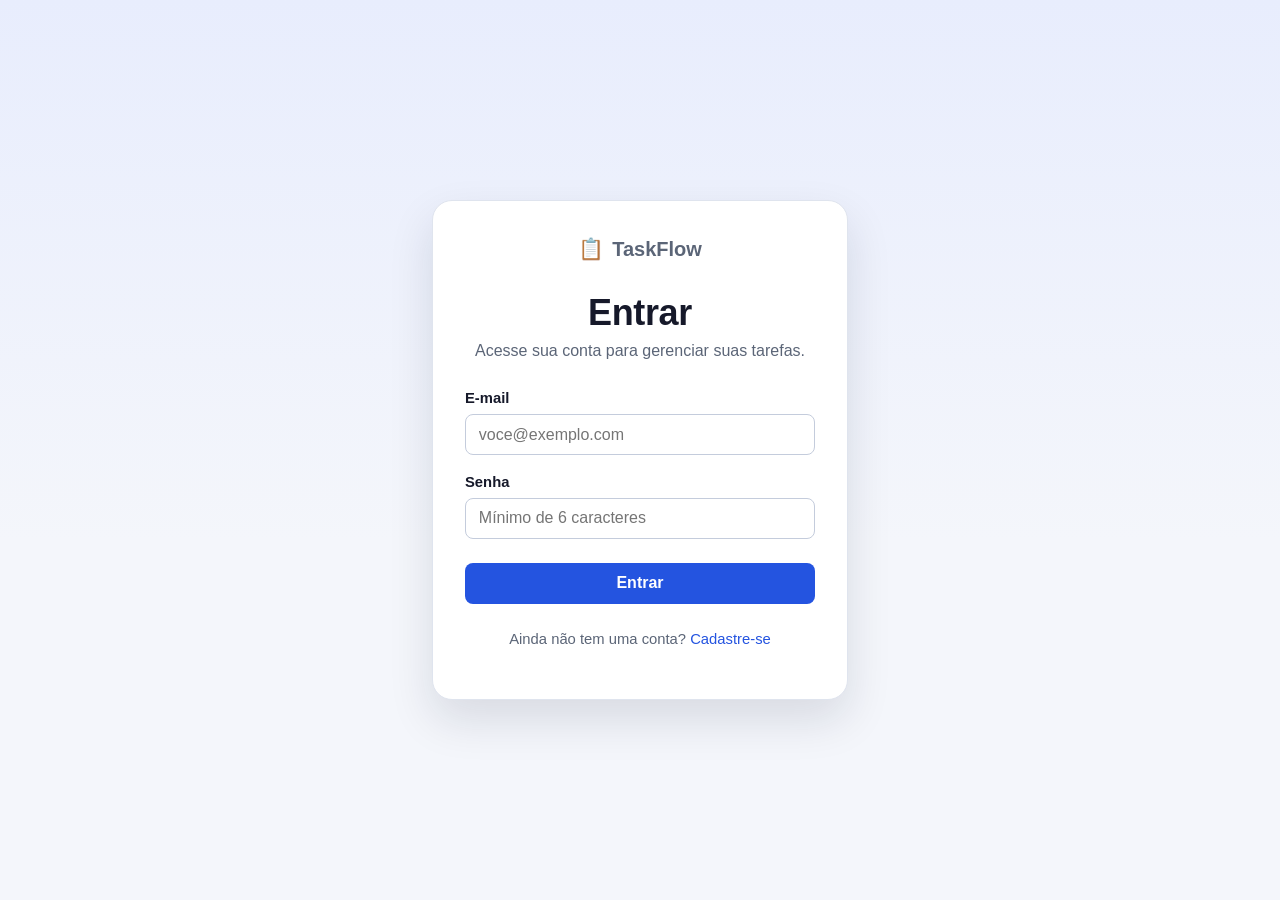
<file: Páginas/login.html>
<!DOCTYPE html>
<html lang="pt-BR">
<head>
  <meta charset="UTF-8" />
  <meta name="viewport" content="width=device-width, initial-scale=1.0" />
  <title>Entrar — TaskFlow</title>
  <meta name="description" content="Acesse sua conta no TaskFlow, o sistema gerenciador de tarefas." />
  <link rel="stylesheet" href="../Estilos/stylesBase.css" />
</head>
<body class="auth-page">
  <a class="skip-link" href="#conteudo-principal">Pular para o conteúdo</a>

  <main id="conteudo-principal" tabindex="-1" class="auth-shell">
    <div class="auth-card">
      <p class="auth-brand" aria-hidden="true"><span class="logo-mark">📋</span> TaskFlow</p>

      <h1>Entrar</h1>
      <p class="auth-subtitle">Acesse sua conta para gerenciar suas tarefas.</p>

      <form id="formLogin" class="form" novalidate>
        <div class="field">
          <label for="email">E-mail</label>
          <input id="email" name="email" type="email" autocomplete="email" required aria-required="true" placeholder="voce@exemplo.com" />
          <span class="field-error">Informe um e-mail válido.</span>
        </div>

        <div class="field">
          <label for="senha">Senha</label>
          <input id="senha" name="senha" type="password" autocomplete="current-password" required aria-required="true" minlength="6" placeholder="Mínimo de 6 caracteres" />
          <span class="field-error">A senha deve ter pelo menos 6 caracteres.</span>
        </div>

        <div id="loginStatus" class="form-status" role="status" aria-live="polite"></div>

        <div class="form-actions">
          <button type="submit" class="btn btn-primary btn-block">Entrar</button>
        </div>
      </form>

      <p class="auth-switch">Ainda não tem uma conta? <a href="cadastro.html">Cadastre-se</a></p>
    </div>
  </main>

  <script src="../Scripts/app.js" defer></script>
</body>
</html>
</file>
<file: Estilos/stylesBase.css>
/* ==========================================================================
   TaskFlow — Sistema Gerenciador de Tarefas
   Folha de estilos única do projeto. Mobile-first, tokens em :root,
   Flexbox/Grid, sem larguras fixas em pixels.
   ========================================================================== */

/* ---- Reset básico ---- */
*,
*::before,
*::after {
  box-sizing: border-box;
}

html {
  -webkit-text-size-adjust: 100%;
}

body {
  margin: 0;
}

img,
svg {
  max-width: 100%;
  display: block;
}

ul {
  list-style: none;
  margin: 0;
  padding: 0;
}

button {
  font-family: inherit;
}

/* ---- Tokens de design ---- */
:root {
  /* Cores — moderno azul/neutro */
  --color-bg: #f4f6fb;
  --color-surface: #ffffff;
  --color-text: #16192a;
  --color-text-muted: #5b6577;
  --color-border: #dfe4ee;
  --color-border-strong: #c4ccdc;

  --color-primary: #2454e0;
  --color-primary-dark: #1c3fb0;
  --color-primary-light: #e8edfd;
  --color-primary-contrast: #ffffff;

  --color-success: #157347;
  --color-success-bg: #e3f6ea;
  --color-warning: #92590a;
  --color-warning-bg: #fdf1dc;
  --color-danger: #ae1c31;
  --color-danger-bg: #fbe7ea;
  --color-info: #205fa8;
  --color-info-bg: #e5eefb;

  --color-focus: #2454e0;

  /* Tipografia */
  --font-base: -apple-system, "Segoe UI", Roboto, Helvetica, Arial, sans-serif;
  --line-height-base: 1.55;

  /* Espaçamentos */
  --space-3xs: 0.25rem;
  --space-2xs: 0.5rem;
  --space-xs: 0.75rem;
  --space-sm: 1rem;
  --space-md: 1.5rem;
  --space-lg: 2rem;
  --space-xl: 3rem;
  --space-2xl: 4.5rem;

  /* Layout */
  --container-width: 72rem;
  --radius-sm: 0.5rem;
  --radius-md: 0.75rem;
  --radius-lg: 1.25rem;
  --radius-pill: 999px;

  /* Efeitos */
  --shadow-sm: 0 1px 2px rgba(20, 26, 51, 0.06);
  --shadow-md: 0 8px 24px rgba(20, 26, 51, 0.08);
  --shadow-lg: 0 20px 45px rgba(20, 26, 51, 0.12);
  --transition-fast: 0.15s ease;
  --transition-base: 0.25s ease;
}

@media (prefers-reduced-motion: reduce) {
  *,
  *::before,
  *::after {
    transition-duration: 0.001ms !important;
    animation-duration: 0.001ms !important;
    scroll-behavior: auto !important;
  }
}

/* ---- Base tipográfica ---- */
body {
  font-family: var(--font-base);
  font-size: 1rem;
  line-height: var(--line-height-base);
  color: var(--color-text);
  background-color: var(--color-bg);
  min-height: 100vh;
}

h1,
h2,
h3,
h4 {
  line-height: 1.25;
  margin: 0 0 var(--space-sm);
  font-weight: 700;
  letter-spacing: -0.01em;
}

h1 {
  font-size: clamp(1.6rem, 1.2rem + 1.6vw, 2.25rem);
}

h2 {
  font-size: clamp(1.25rem, 1.05rem + 0.8vw, 1.6rem);
}

h3 {
  font-size: 1.125rem;
}

p {
  margin: 0 0 var(--space-sm);
  color: var(--color-text-muted);
}

a {
  color: var(--color-primary);
  text-decoration: none;
}

a:hover {
  text-decoration: underline;
}

small {
  font-size: 0.85rem;
}

/* ---- Foco visível (acessibilidade) ---- */
a:focus-visible,
button:focus-visible,
input:focus-visible,
select:focus-visible,
textarea:focus-visible,
[tabindex]:focus-visible {
  outline: 3px solid var(--color-focus);
  outline-offset: 2px;
  border-radius: var(--radius-sm);
}

/* ---- Skip link ---- */
.skip-link {
  position: absolute;
  left: -999px;
  top: auto;
  background: var(--color-primary);
  color: var(--color-primary-contrast);
  padding: var(--space-2xs) var(--space-sm);
  border-radius: var(--radius-sm);
  z-index: 100;
}

.skip-link:focus {
  left: var(--space-sm);
  top: var(--space-sm);
}

/* ---- Container utilitário ---- */
.container {
  width: 100%;
  max-width: var(--container-width);
  margin-inline: auto;
  padding-inline: var(--space-sm);
}

.visually-hidden {
  position: absolute;
  width: 1px;
  height: 1px;
  overflow: hidden;
  clip: rect(0 0 0 0);
  white-space: nowrap;
}

/* ==========================================================================
   Cabeçalho / Navegação
   ========================================================================== */

.site-header {
  background: var(--color-surface);
  border-bottom: 1px solid var(--color-border);
  position: sticky;
  top: 0;
  z-index: 20;
}

.header-inner {
  display: flex;
  align-items: center;
  justify-content: space-between;
  flex-wrap: wrap;
  gap: var(--space-xs);
  padding-block: var(--space-xs);
}

.logo {
  display: inline-flex;
  align-items: center;
  gap: var(--space-3xs);
  font-weight: 800;
  font-size: 1.15rem;
  color: var(--color-text);
}

.logo:hover {
  text-decoration: none;
  color: var(--color-primary);
}

.logo-mark {
  font-size: 1.3rem;
}

.nav-toggle {
  display: inline-flex;
  align-items: center;
  gap: var(--space-2xs);
  background: none;
  border: 1px solid var(--color-border-strong);
  border-radius: var(--radius-sm);
  padding: var(--space-2xs) var(--space-sm);
  color: var(--color-text);
  cursor: pointer;
  transition: background-color var(--transition-fast);
}

.nav-toggle:hover {
  background-color: var(--color-primary-light);
}

.nav-toggle-icon,
.nav-toggle-icon::before,
.nav-toggle-icon::after {
  content: "";
  display: block;
  width: 18px;
  height: 2px;
  background: currentColor;
  border-radius: 2px;
}

.nav-toggle-icon {
  position: relative;
}

.nav-toggle-icon::before {
  position: absolute;
  top: -6px;
}

.nav-toggle-icon::after {
  position: absolute;
  top: 6px;
}

.nav-menu {
  display: none;
  flex-direction: column;
  gap: var(--space-2xs);
  width: 100%;
  padding-top: var(--space-xs);
  border-top: 1px solid var(--color-border);
}

.nav-menu[data-open="true"] {
  display: flex;
}

.nav-link {
  display: block;
  padding: var(--space-2xs) var(--space-xs);
  border-radius: var(--radius-sm);
  color: var(--color-text);
  font-weight: 600;
}

.nav-link:hover {
  background-color: var(--color-primary-light);
  text-decoration: none;
}

.nav-link[aria-current="page"] {
  background-color: var(--color-primary-light);
  color: var(--color-primary-dark);
}

.nav-link--exit {
  color: var(--color-danger);
}

.nav-user {
  padding: var(--space-2xs) var(--space-xs);
  color: var(--color-text-muted);
  font-size: 0.9rem;
}

@media (min-width: 48rem) {
  .nav-toggle {
    display: none;
  }

  .nav-menu {
    display: flex !important;
    flex-direction: row;
    align-items: center;
    width: auto;
    border-top: none;
    padding-top: 0;
  }

  .nav-user {
    order: 2;
    margin-left: var(--space-xs);
  }
}

/* ==========================================================================
   Rodapé
   ========================================================================== */

.site-footer {
  border-top: 1px solid var(--color-border);
  padding-block: var(--space-md);
  margin-top: var(--space-xl);
}

.site-footer .container {
  display: flex;
  flex-wrap: wrap;
  gap: var(--space-2xs);
  justify-content: space-between;
  color: var(--color-text-muted);
  font-size: 0.9rem;
}

/* ==========================================================================
   Botões
   ========================================================================== */

.btn {
  display: inline-flex;
  align-items: center;
  justify-content: center;
  gap: var(--space-2xs);
  border: 1px solid transparent;
  border-radius: var(--radius-sm);
  padding: 0.65rem 1.25rem;
  font-size: 1rem;
  font-weight: 600;
  cursor: pointer;
  transition: background-color var(--transition-fast), border-color var(--transition-fast),
    color var(--transition-fast), transform var(--transition-fast);
  text-decoration: none;
}

.btn:active {
  transform: translateY(1px);
}

.btn-primary {
  background-color: var(--color-primary);
  color: var(--color-primary-contrast);
}

.btn-primary:hover {
  background-color: var(--color-primary-dark);
  text-decoration: none;
}

.btn-secondary {
  background-color: var(--color-surface);
  border-color: var(--color-border-strong);
  color: var(--color-text);
}

.btn-secondary:hover {
  background-color: var(--color-primary-light);
  text-decoration: none;
}

.btn-danger {
  background-color: var(--color-surface);
  border-color: var(--color-danger);
  color: var(--color-danger);
}

.btn-danger:hover {
  background-color: var(--color-danger-bg);
  text-decoration: none;
}

.btn-block {
  width: 100%;
}

.btn-sm {
  padding: 0.4rem 0.85rem;
  font-size: 0.875rem;
}

/* ==========================================================================
   Formulários
   ========================================================================== */

.form {
  display: flex;
  flex-direction: column;
  gap: var(--space-sm);
}

.form-row {
  display: grid;
  grid-template-columns: 1fr;
  gap: var(--space-sm);
}

.field {
  display: flex;
  flex-direction: column;
  gap: var(--space-3xs);
}

.field label {
  font-weight: 600;
  font-size: 0.925rem;
}

.field .hint {
  font-size: 0.825rem;
  color: var(--color-text-muted);
}

input,
select,
textarea {
  font-family: inherit;
  font-size: 1rem;
  color: var(--color-text);
  background-color: var(--color-surface);
  border: 1px solid var(--color-border-strong);
  border-radius: var(--radius-sm);
  padding: 0.65rem 0.8rem;
  width: 100%;
  transition: border-color var(--transition-fast), box-shadow var(--transition-fast);
}

textarea {
  resize: vertical;
  min-height: 6.5rem;
}

input:hover,
select:hover,
textarea:hover {
  border-color: var(--color-border-strong);
}

input:focus,
select:focus,
textarea:focus {
  border-color: var(--color-primary);
  box-shadow: 0 0 0 3px var(--color-primary-light);
}

input:invalid[data-touched="true"],
.field--error input,
.field--error select,
.field--error textarea {
  border-color: var(--color-danger);
}

.field-error {
  display: none;
  color: var(--color-danger);
  font-size: 0.85rem;
  font-weight: 600;
}

.field--error .field-error {
  display: block;
}

.checkbox-field {
  display: flex;
  align-items: flex-start;
  gap: var(--space-2xs);
}

.checkbox-field input {
  width: auto;
  margin-top: 0.2rem;
}

.form-status {
  border-radius: var(--radius-sm);
  padding: var(--space-2xs) var(--space-sm);
  font-weight: 600;
  font-size: 0.9rem;
}

.form-status:empty {
  display: none;
}

.form-status--success {
  background-color: var(--color-success-bg);
  color: var(--color-success);
}

.form-status--error {
  background-color: var(--color-danger-bg);
  color: var(--color-danger);
}

.form-actions {
  display: flex;
  flex-wrap: wrap;
  gap: var(--space-xs);
  margin-top: var(--space-2xs);
}

@media (min-width: 40rem) {
  .form-row--2 {
    grid-template-columns: 1fr 1fr;
  }

  .form-row--3 {
    grid-template-columns: 1fr 1fr 1fr;
  }
}

/* ==========================================================================
   Páginas de autenticação (login / cadastro)
   ========================================================================== */

.auth-page {
  min-height: 100vh;
  display: flex;
  flex-direction: column;
}

.auth-shell {
  flex: 1;
  display: flex;
  align-items: center;
  justify-content: center;
  padding: var(--space-lg) var(--space-sm);
  background: linear-gradient(180deg, var(--color-primary-light), var(--color-bg) 60%);
}

.auth-card {
  width: 100%;
  max-width: 26rem;
  background: var(--color-surface);
  border: 1px solid var(--color-border);
  border-radius: var(--radius-lg);
  box-shadow: var(--shadow-lg);
  padding: var(--space-lg);
}

.auth-brand {
  display: flex;
  align-items: center;
  gap: var(--space-2xs);
  justify-content: center;
  margin-bottom: var(--space-md);
  font-weight: 800;
  font-size: 1.25rem;
}

.auth-card h1 {
  text-align: center;
  margin-bottom: var(--space-3xs);
}

.auth-subtitle {
  text-align: center;
  margin-bottom: var(--space-md);
}

.auth-switch {
  text-align: center;
  margin-top: var(--space-md);
  font-size: 0.925rem;
}

/* ==========================================================================
   Dashboard / Listagem de tarefas
   ========================================================================== */

.page-header {
  display: flex;
  flex-wrap: wrap;
  align-items: center;
  justify-content: space-between;
  gap: var(--space-sm);
  padding-block: var(--space-lg) var(--space-sm);
}

.page-header p {
  margin: 0;
}

.toolbar {
  display: flex;
  flex-wrap: wrap;
  gap: var(--space-sm);
  align-items: end;
  background: var(--color-surface);
  border: 1px solid var(--color-border);
  border-radius: var(--radius-md);
  padding: var(--space-sm);
  margin-bottom: var(--space-md);
}

.toolbar .field {
  min-width: 10rem;
  flex: 1;
}

.summary-strip {
  display: grid;
  grid-template-columns: repeat(2, 1fr);
  gap: var(--space-sm);
  margin-bottom: var(--space-md);
}

.summary-card {
  background: var(--color-surface);
  border: 1px solid var(--color-border);
  border-radius: var(--radius-md);
  padding: var(--space-sm);
  box-shadow: var(--shadow-sm);
}

.summary-card strong {
  display: block;
  font-size: 1.5rem;
}

.summary-card span {
  color: var(--color-text-muted);
  font-size: 0.85rem;
}

@media (min-width: 40rem) {
  .summary-strip {
    grid-template-columns: repeat(4, 1fr);
  }
}

.task-grid {
  display: grid;
  grid-template-columns: 1fr;
  gap: var(--space-sm);
  padding-bottom: var(--space-xl);
}

@media (min-width: 36rem) {
  .task-grid {
    grid-template-columns: repeat(2, 1fr);
  }
}

@media (min-width: 64rem) {
  .task-grid {
    grid-template-columns: repeat(3, 1fr);
  }
}

.task-card {
  display: flex;
  flex-direction: column;
  gap: var(--space-2xs);
  background: var(--color-surface);
  border: 1px solid var(--color-border);
  border-radius: var(--radius-md);
  padding: var(--space-sm);
  box-shadow: var(--shadow-sm);
  transition: box-shadow var(--transition-base), transform var(--transition-base);
}

.task-card:hover {
  box-shadow: var(--shadow-md);
  transform: translateY(-2px);
}

.task-card-top {
  display: flex;
  justify-content: space-between;
  gap: var(--space-2xs);
  align-items: flex-start;
}

.task-card h3 {
  margin: 0;
}

.task-card h3 a {
  color: var(--color-text);
}

.task-card h3 a:hover {
  color: var(--color-primary);
}

.task-card p {
  margin: 0;
  font-size: 0.925rem;
  display: -webkit-box;
  -webkit-line-clamp: 2;
  -webkit-box-orient: vertical;
  overflow: hidden;
}

.task-meta {
  display: flex;
  flex-wrap: wrap;
  gap: var(--space-3xs);
  font-size: 0.85rem;
  color: var(--color-text-muted);
}

.task-card-actions {
  display: flex;
  gap: var(--space-2xs);
  margin-top: auto;
  padding-top: var(--space-2xs);
}

.empty-state {
  text-align: center;
  padding: var(--space-2xl) var(--space-sm);
  border: 1px dashed var(--color-border-strong);
  border-radius: var(--radius-md);
  background: var(--color-surface);
}

.empty-state[hidden] {
  display: none;
}

/* ---- Selos (badges) ---- */
.badge {
  display: inline-flex;
  align-items: center;
  gap: var(--space-3xs);
  padding: 0.2rem 0.65rem;
  border-radius: var(--radius-pill);
  font-size: 0.8rem;
  font-weight: 700;
  white-space: nowrap;
}

.badge-categoria {
  background-color: var(--color-info-bg);
  color: var(--color-info);
}

.badge-prioridade-baixa {
  background-color: var(--color-success-bg);
  color: var(--color-success);
}

.badge-prioridade-media {
  background-color: var(--color-warning-bg);
  color: var(--color-warning);
}

.badge-prioridade-alta {
  background-color: var(--color-danger-bg);
  color: var(--color-danger);
}

.badge-status-pendente {
  background-color: var(--color-border);
  color: var(--color-text);
}

.badge-status-andamento {
  background-color: var(--color-info-bg);
  color: var(--color-info);
}

.badge-status-concluida {
  background-color: var(--color-success-bg);
  color: var(--color-success);
}

/* ==========================================================================
   Detalhes da tarefa
   ========================================================================== */

.detail-card {
  background: var(--color-surface);
  border: 1px solid var(--color-border);
  border-radius: var(--radius-lg);
  padding: var(--space-lg);
  box-shadow: var(--shadow-sm);
  margin-bottom: var(--space-xl);
}

.detail-card-header {
  display: flex;
  flex-wrap: wrap;
  justify-content: space-between;
  align-items: flex-start;
  gap: var(--space-sm);
  border-bottom: 1px solid var(--color-border);
  padding-bottom: var(--space-sm);
  margin-bottom: var(--space-sm);
}

.detail-badges {
  display: flex;
  flex-wrap: wrap;
  gap: var(--space-2xs);
  margin-top: var(--space-2xs);
}

.detail-grid {
  display: grid;
  grid-template-columns: 1fr;
  gap: var(--space-sm);
  margin-bottom: var(--space-md);
}

@media (min-width: 40rem) {
  .detail-grid {
    grid-template-columns: repeat(3, 1fr);
  }
}

.detail-item {
  background: var(--color-bg);
  border-radius: var(--radius-sm);
  padding: var(--space-xs);
}

.detail-item dt {
  font-size: 0.8rem;
  text-transform: uppercase;
  letter-spacing: 0.04em;
  color: var(--color-text-muted);
  margin-bottom: var(--space-3xs);
}

.detail-item dd {
  margin: 0;
  font-weight: 700;
}

.detail-actions {
  display: flex;
  flex-wrap: wrap;
  gap: var(--space-xs);
}

.breadcrumb {
  font-size: 0.9rem;
  margin-bottom: var(--space-2xs);
}

/* ==========================================================================
   Página de formulário (criar / editar tarefa)
   ========================================================================== */

.form-card {
  background: var(--color-surface);
  border: 1px solid var(--color-border);
  border-radius: var(--radius-lg);
  padding: var(--space-lg);
  box-shadow: var(--shadow-sm);
  max-width: 42rem;
  margin-bottom: var(--space-xl);
}

/* ==========================================================================
   Notificações (toast)
   ========================================================================== */

.toast-container {
  position: fixed;
  top: 4.5rem;
  right: var(--space-sm);
  left: var(--space-sm);
  z-index: 1000;
  display: flex;
  flex-direction: column;
  gap: var(--space-2xs);
  pointer-events: none;
}

@media (min-width: 40rem) {
  .toast-container {
    left: auto;
    width: min(22rem, 100%);
  }
}

.toast {
  pointer-events: auto;
  display: flex;
  align-items: center;
  gap: var(--space-2xs);
  padding: var(--space-xs) var(--space-sm);
  border-radius: var(--radius-md);
  box-shadow: var(--shadow-lg);
  font-weight: 600;
  font-size: 0.925rem;
  opacity: 0;
  transform: translateY(-0.5rem);
  transition: opacity var(--transition-base), transform var(--transition-base);
  border: 1px solid currentColor;
}

.toast[data-visible="true"] {
  opacity: 1;
  transform: translateY(0);
}

.toast-success {
  background-color: var(--color-success-bg);
  color: var(--color-success);
}

.toast-error {
  background-color: var(--color-danger-bg);
  color: var(--color-danger);
}
</file>
